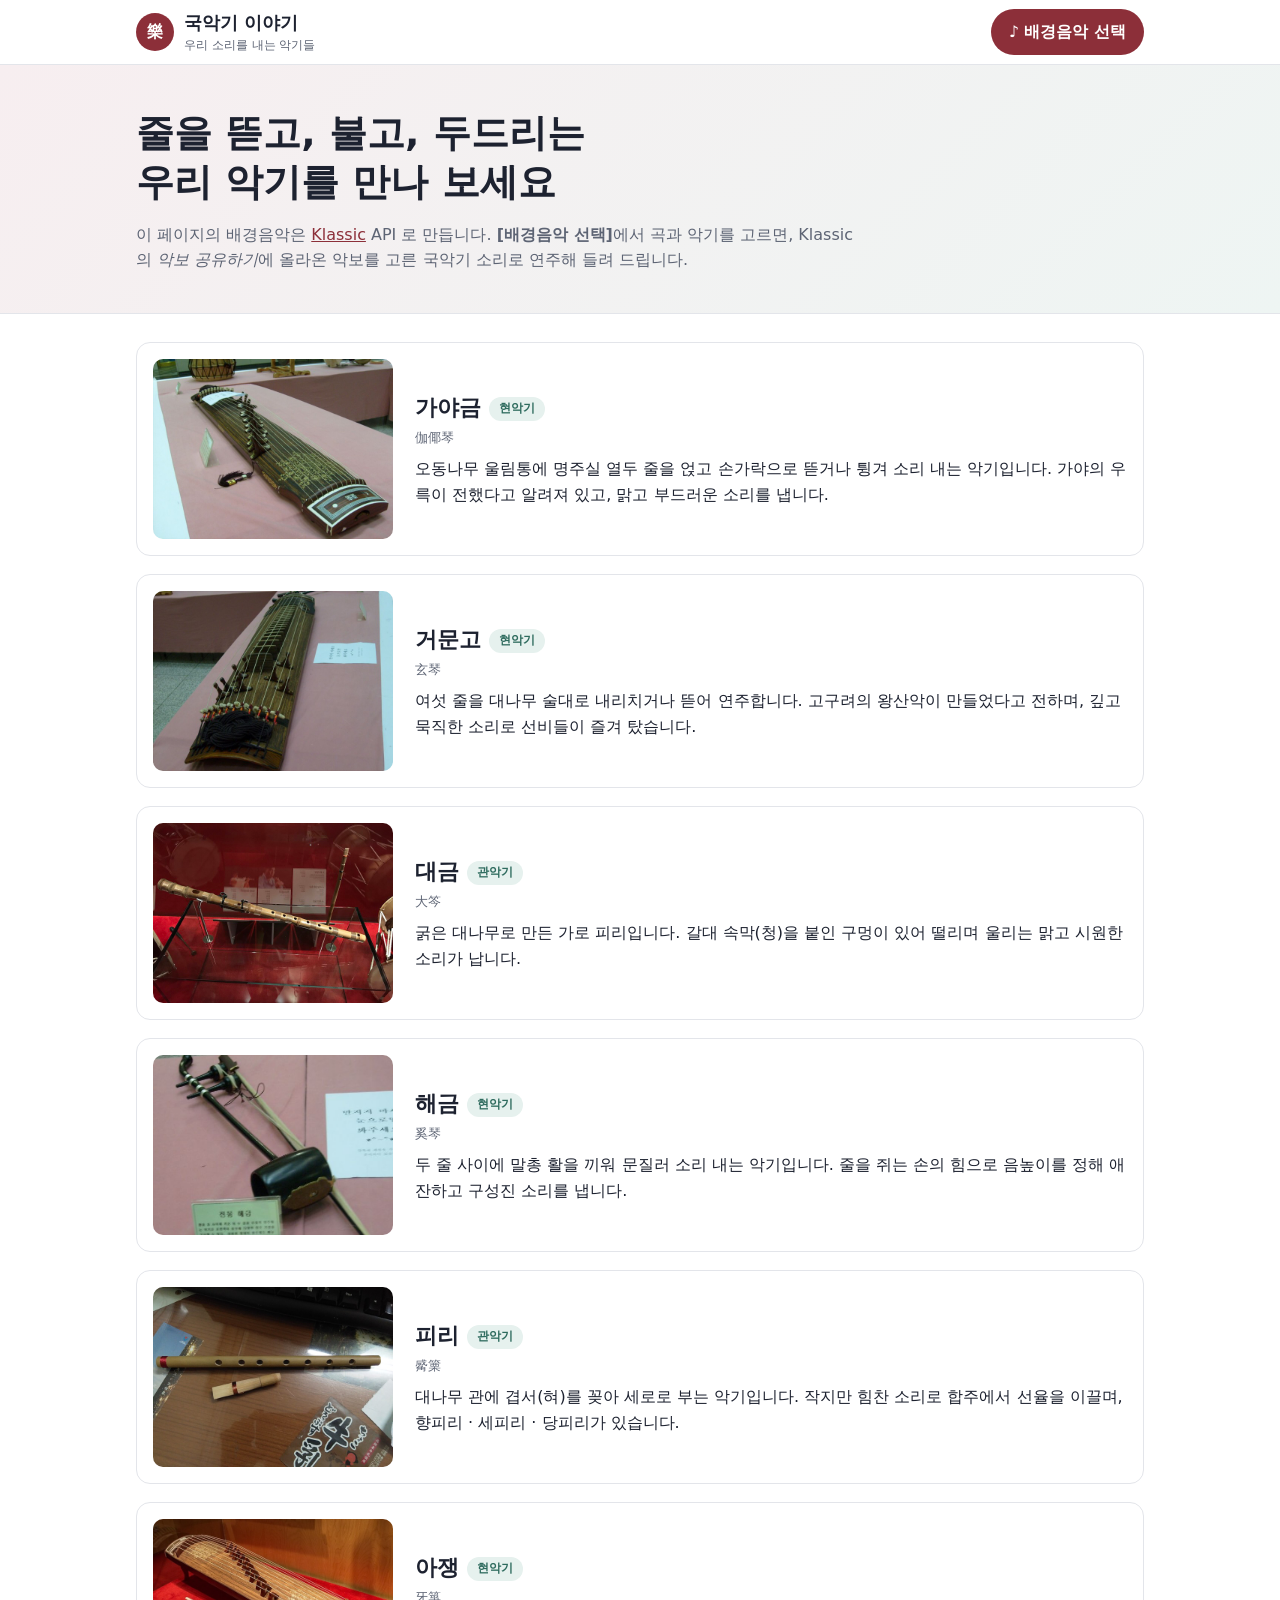
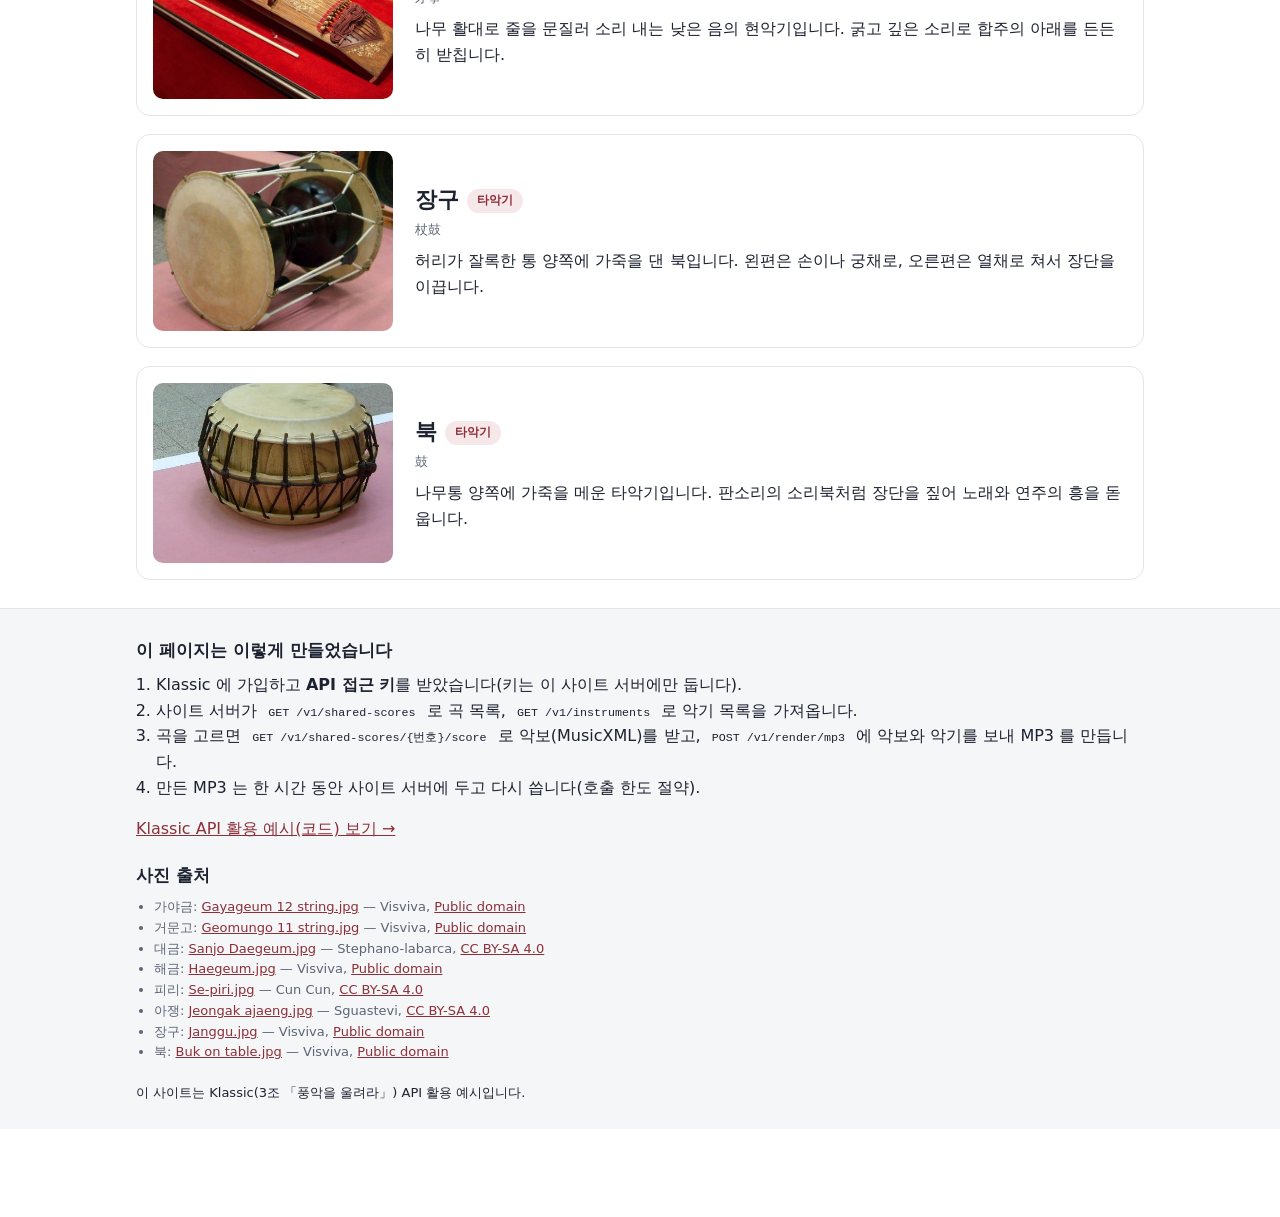
<file: app/demo/public/index.html>
<!doctype html>
<html lang="ko">
<head>
  <meta charset="utf-8">
  <meta name="viewport" content="width=device-width, initial-scale=1">
  <title>국악기 이야기</title>
  <meta name="description" content="국악기를 소개하는 예시 홈페이지 — 배경음악은 Klassic API 로 만듭니다.">
  <link rel="stylesheet" href="style.css">
</head>
<body>
  <!-- API 예시 홈페이지 (2026-09-30 조성기 — design/SD_02 §7-2). "다른 회사 홈페이지"가 Klassic API 를 쓰는 모습을 보여 준다. -->
  <header class="top">
    <div class="wrap top-in">
      <a class="brand" href="./">
        <span class="mark" aria-hidden="true">樂</span>
        <span><b>국악기 이야기</b><small>우리 소리를 내는 악기들</small></span>
      </a>
      <button type="button" class="btn-bgm" id="open-bgm" aria-haspopup="dialog">♪ 배경음악 선택</button>
    </div>
  </header>

  <section class="hero">
    <div class="wrap">
      <h1>줄을 뜯고, 불고, 두드리는<br>우리 악기를 만나 보세요</h1>
      <p>이 페이지의 배경음악은 <a href="/" target="_blank" rel="noopener">Klassic</a> API 로 만듭니다.
        <b>[배경음악 선택]</b>에서 곡과 악기를 고르면, Klassic 의 <em>악보 공유하기</em>에 올라온 악보를 고른 국악기 소리로 연주해 들려 드립니다.</p>
    </div>
  </section>

  <main class="wrap">
    <ul class="instruments" id="instruments" aria-label="국악기 목록"></ul>
  </main>

  <footer class="foot">
    <div class="wrap">
      <section aria-labelledby="how-h" class="how">
        <h2 id="how-h">이 페이지는 이렇게 만들었습니다</h2>
        <ol>
          <li>Klassic 에 가입하고 <b>API 접근 키</b>를 받았습니다(키는 이 사이트 서버에만 둡니다).</li>
          <li>사이트 서버가 <code>GET /v1/shared-scores</code> 로 곡 목록, <code>GET /v1/instruments</code> 로 악기 목록을 가져옵니다.</li>
          <li>곡을 고르면 <code>GET /v1/shared-scores/{번호}/score</code> 로 악보(MusicXML)를 받고, <code>POST /v1/render/mp3</code> 에 악보와 악기를 보내 MP3 를 만듭니다.</li>
          <li>만든 MP3 는 한 시간 동안 사이트 서버에 두고 다시 씁니다(호출 한도 절약).</li>
        </ol>
        <p><a href="/api-guide/examples" target="_blank" rel="noopener">Klassic API 활용 예시(코드) 보기 →</a></p>
      </section>
      <section aria-labelledby="credit-h" class="credits">
        <h2 id="credit-h">사진 출처</h2>
        <ul id="credits"></ul>
      </section>
      <p class="small">이 사이트는 Klassic(3조 「풍악을 울려라」) API 활용 예시입니다.</p>
    </div>
  </footer>

  <div class="player" id="player" hidden>
    <div class="wrap player-in">
      <span class="eq" aria-hidden="true"><i></i><i></i><i></i></span>
      <div class="now"><b id="now-title">—</b><small id="now-inst"></small></div>
      <span class="status" id="player-status" role="status" aria-live="polite"></span>
      <button type="button" class="btn-sm" id="toggle">일시정지</button>
      <button type="button" class="btn-sm ghost" id="stop">멈추기</button>
    </div>
  </div>
  <audio id="audio" loop preload="none"></audio>

  <dialog id="bgm" aria-labelledby="bgm-h">
    <form method="dialog" class="dlg">
      <div class="dlg-head">
        <h2 id="bgm-h">배경음악 선택</h2>
        <button value="cancel" class="x" aria-label="닫기">×</button>
      </div>
      <p class="small muted">곡은 Klassic <b>악보 공유하기</b>에 올라온 악보입니다.</p>
      <fieldset>
        <legend>곡</legend>
        <div id="scores" class="scores"><p class="muted">불러오는 중…</p></div>
      </fieldset>
      <fieldset>
        <legend>악기</legend>
        <div id="insts" class="chips"></div>
      </fieldset>
      <p id="dlg-msg" class="msg" role="status" aria-live="polite"></p>
      <div class="dlg-foot">
        <button value="cancel" class="btn-sm ghost">닫기</button>
        <button type="button" id="play" class="btn-bgm">▶ 연주하기</button>
      </div>
    </form>
  </dialog>

  <script src="app.js"></script>
</body>
</html>
</file>
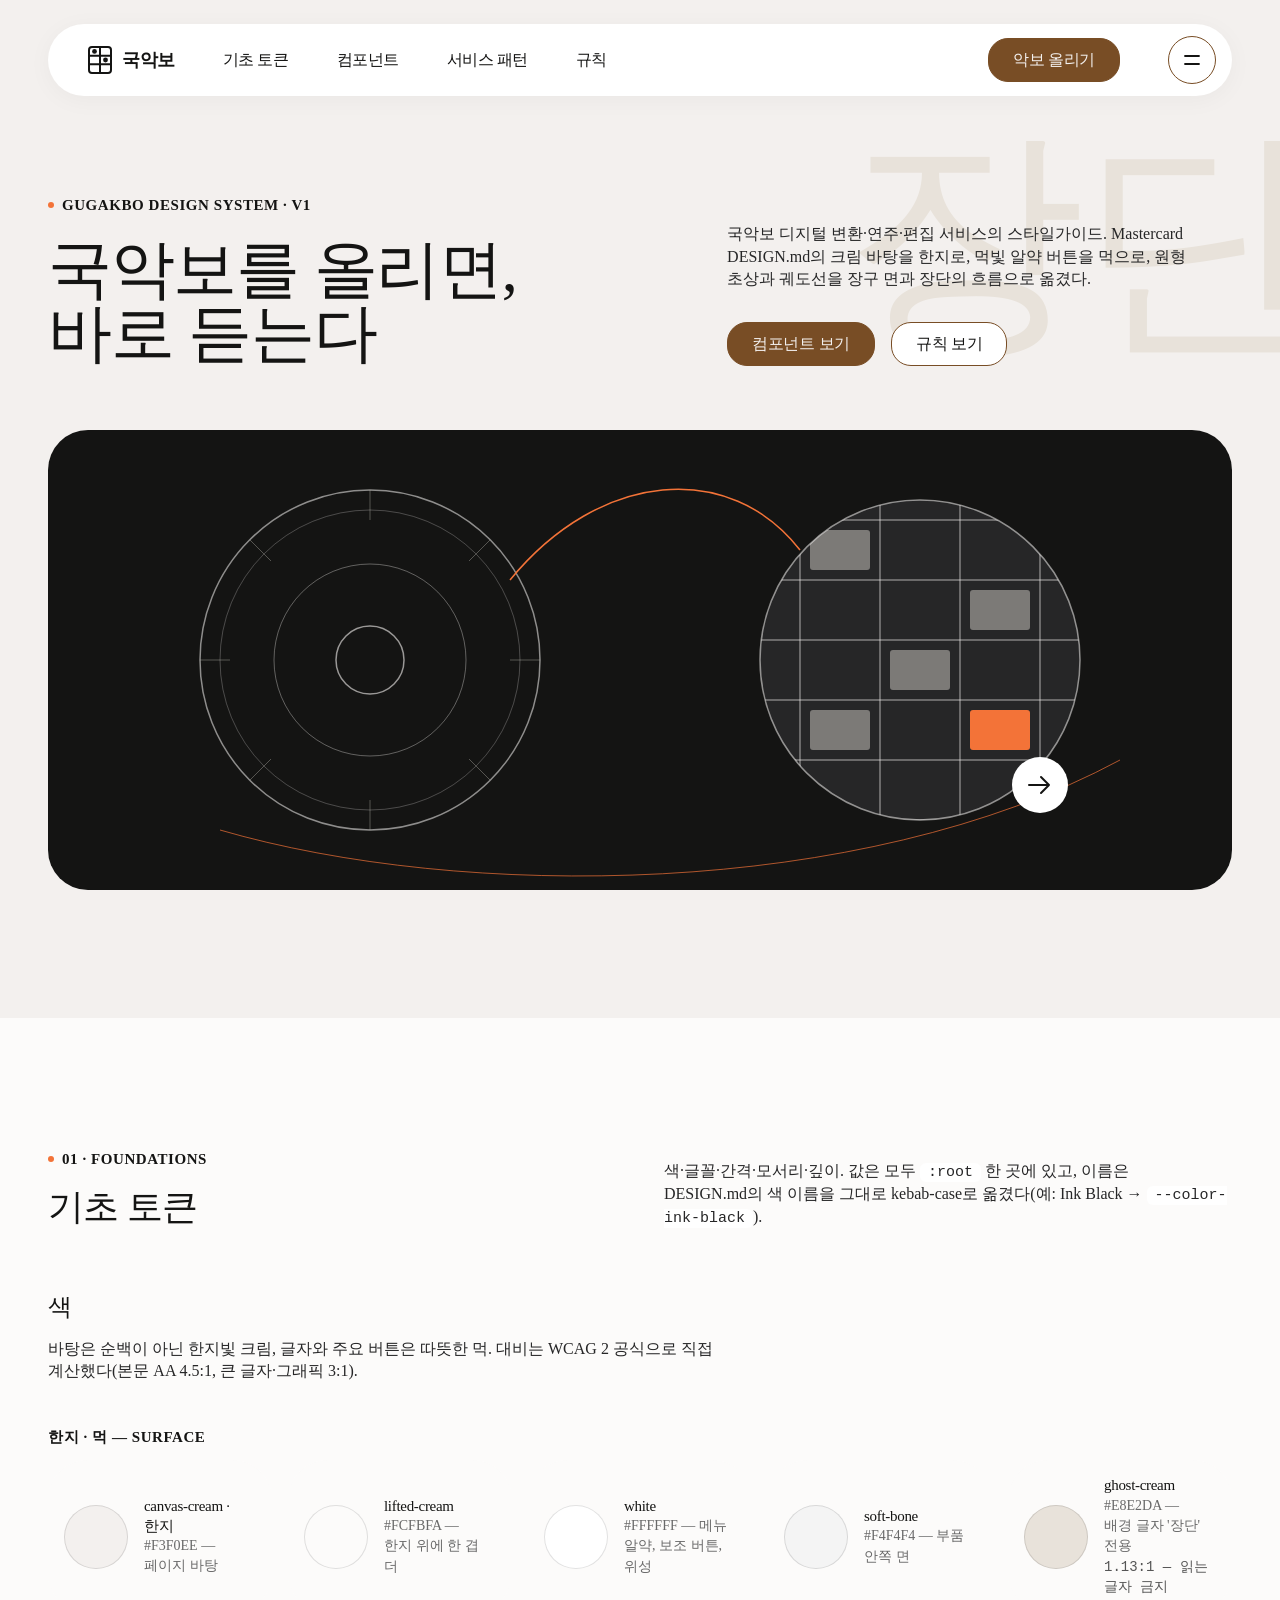
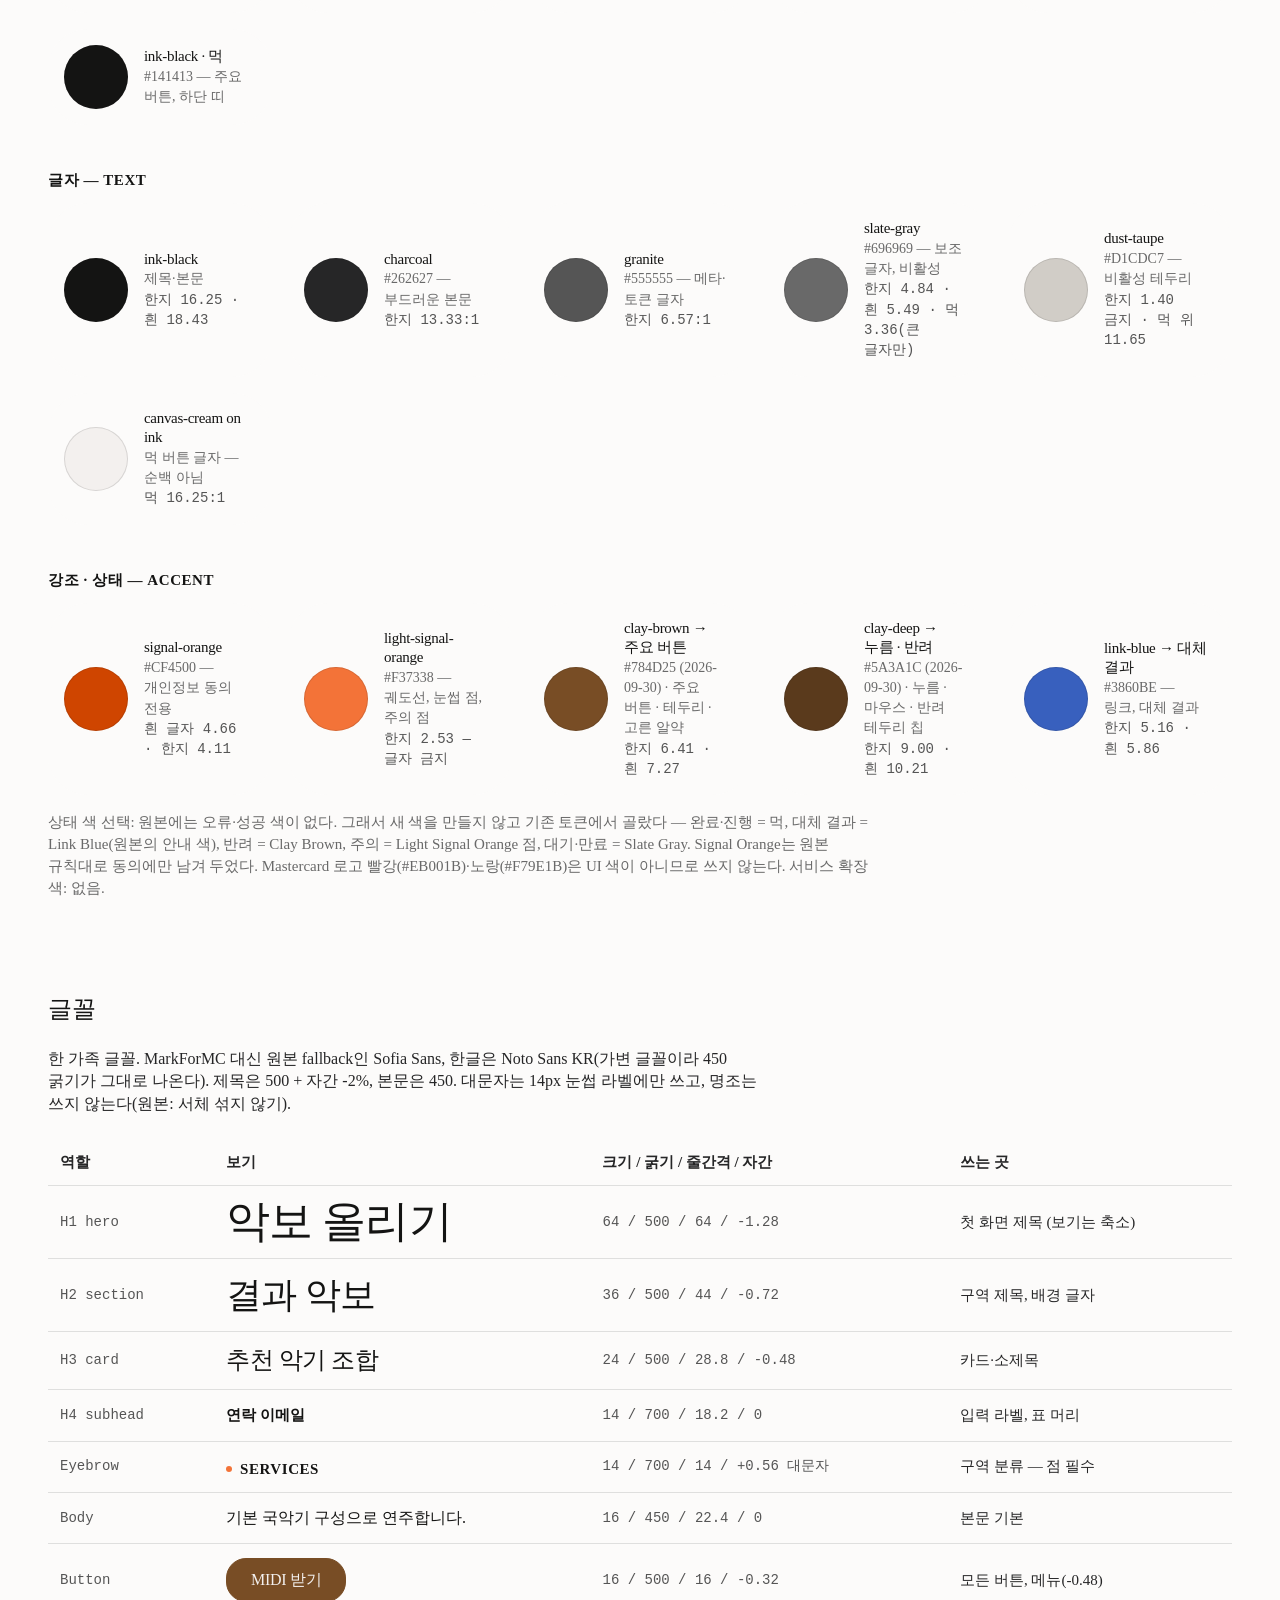
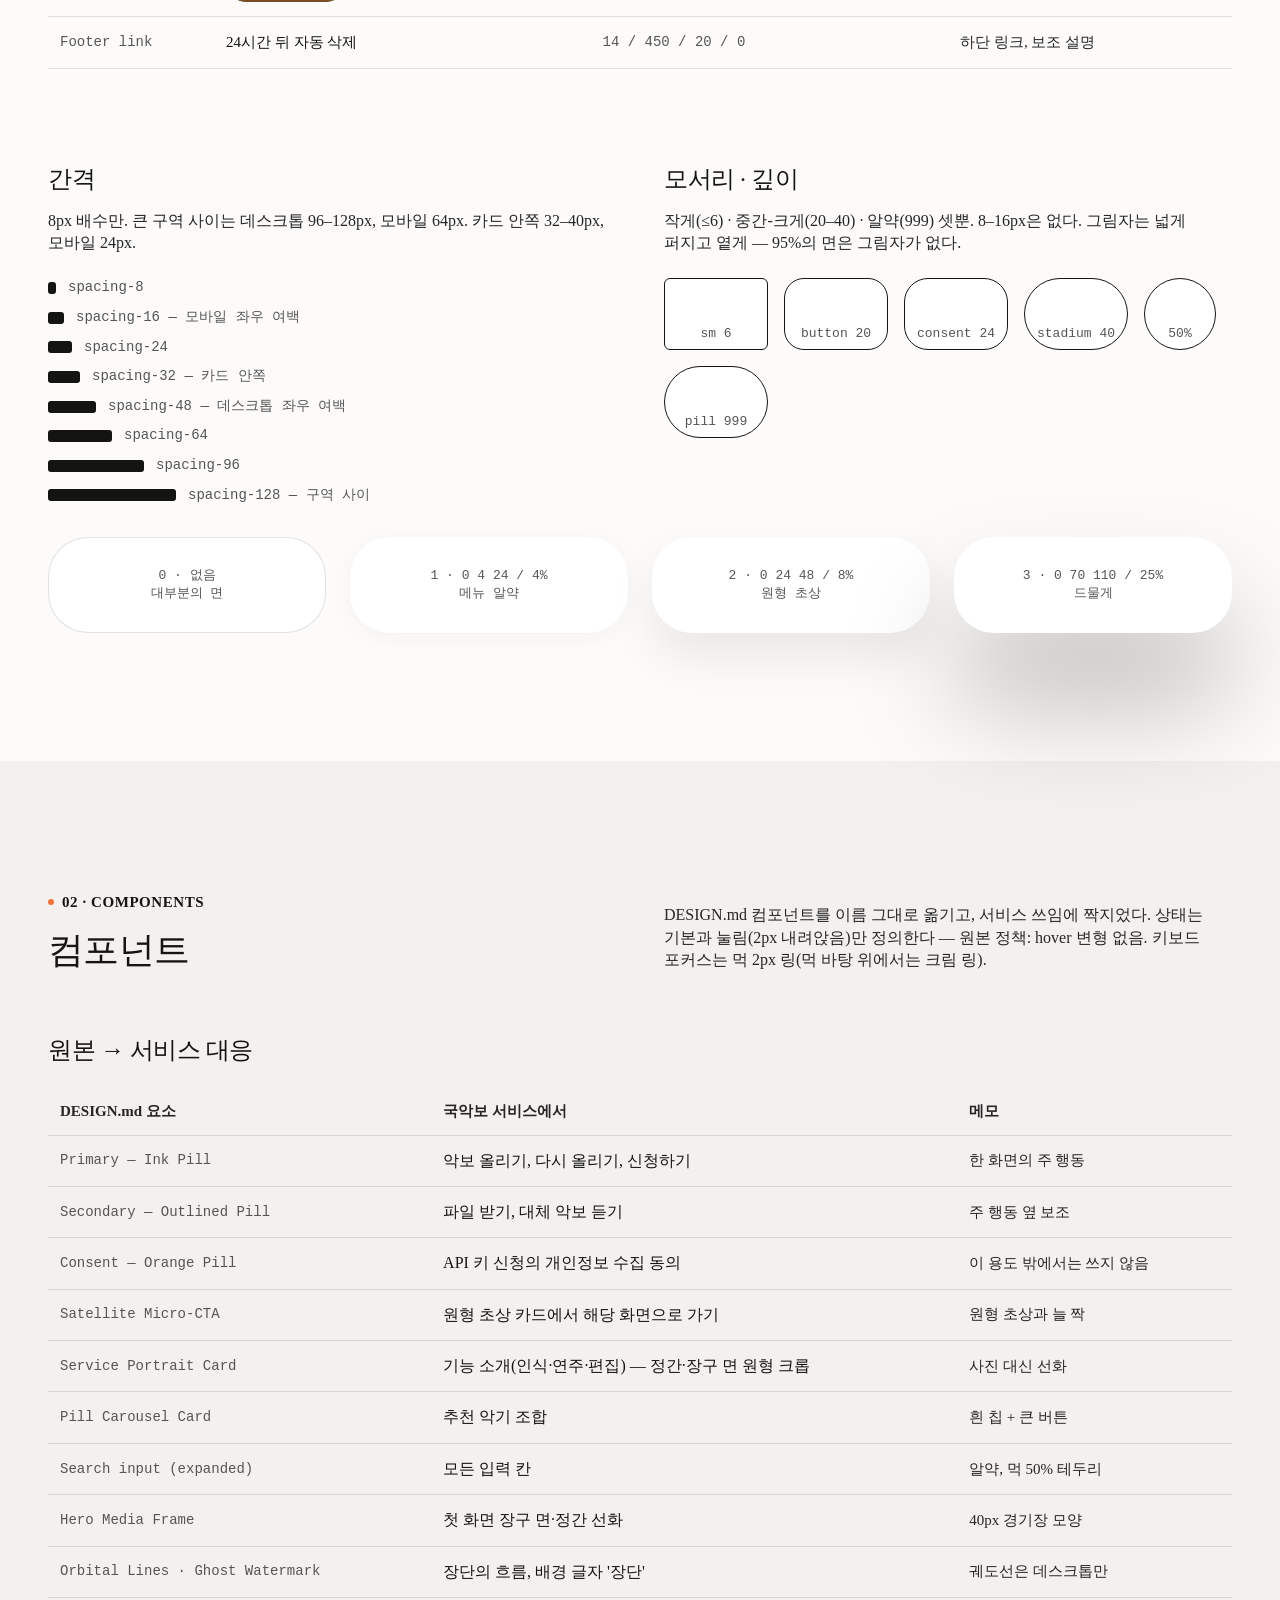
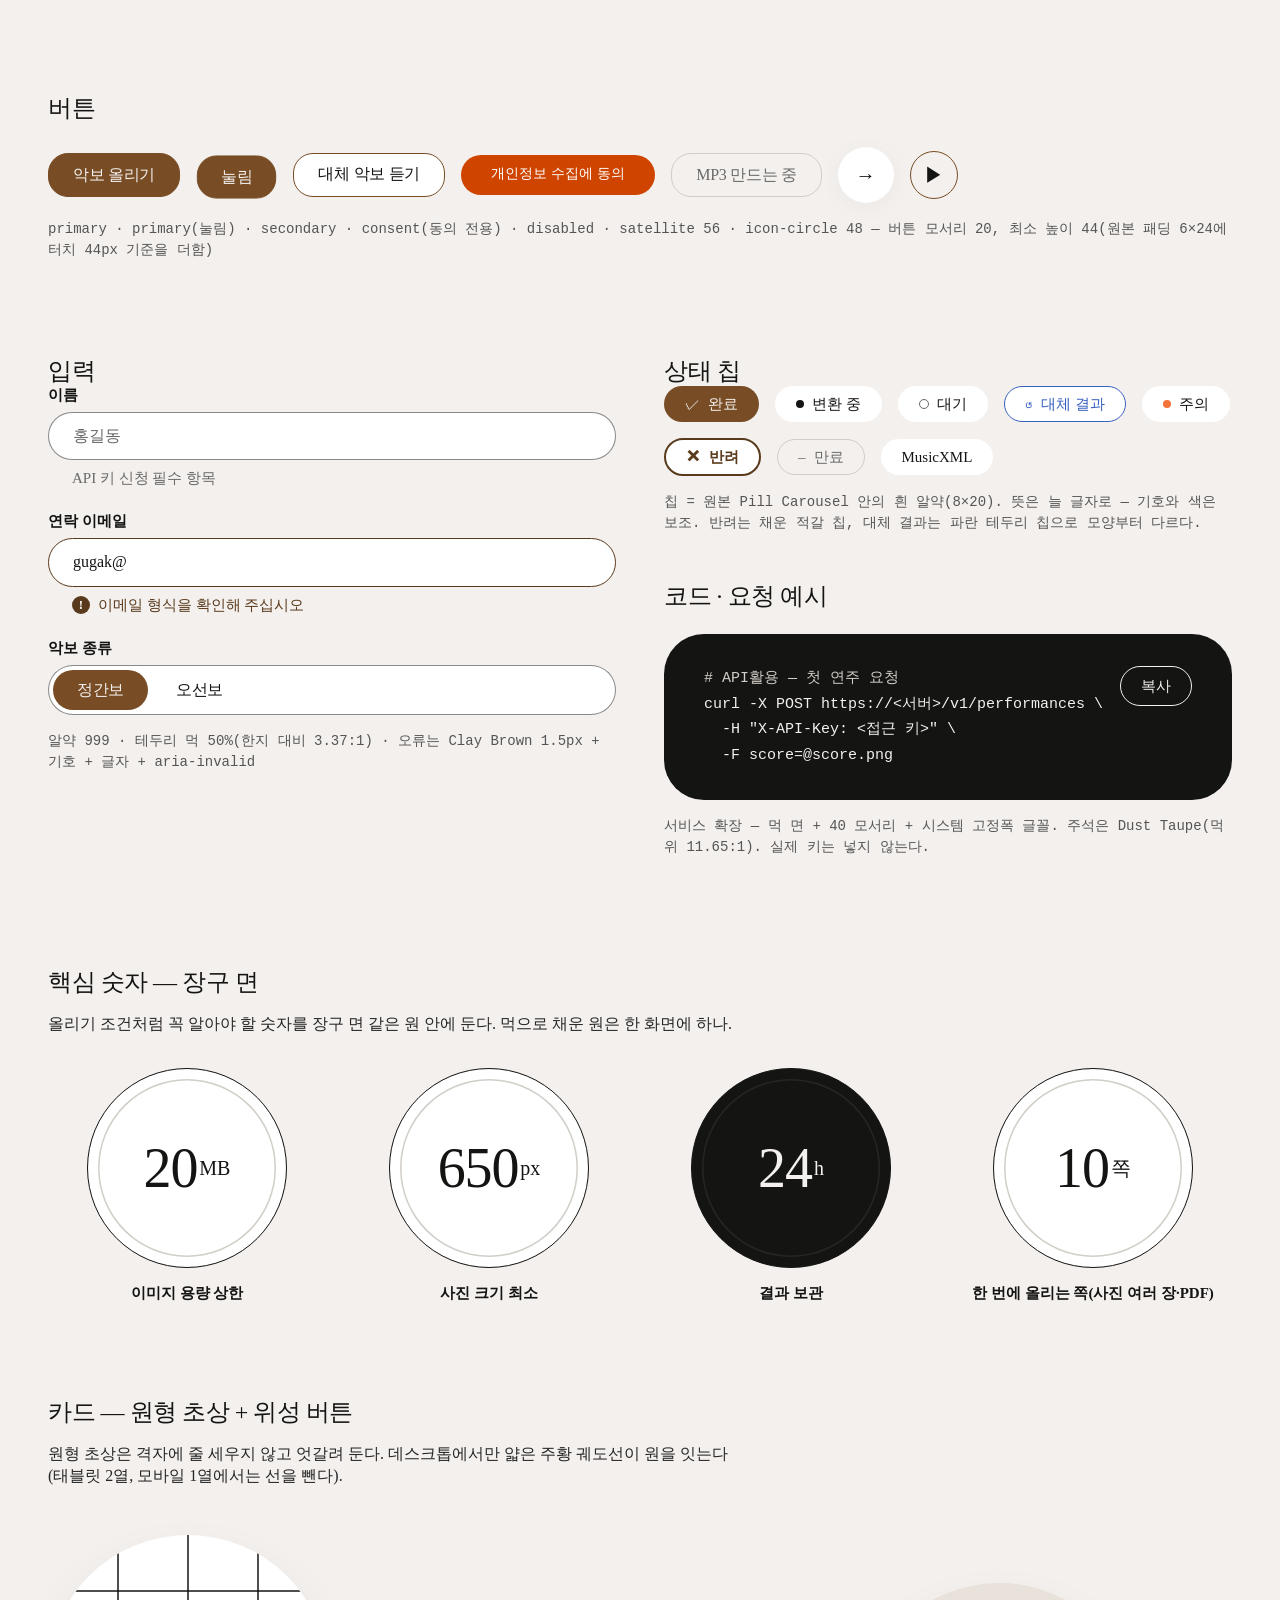
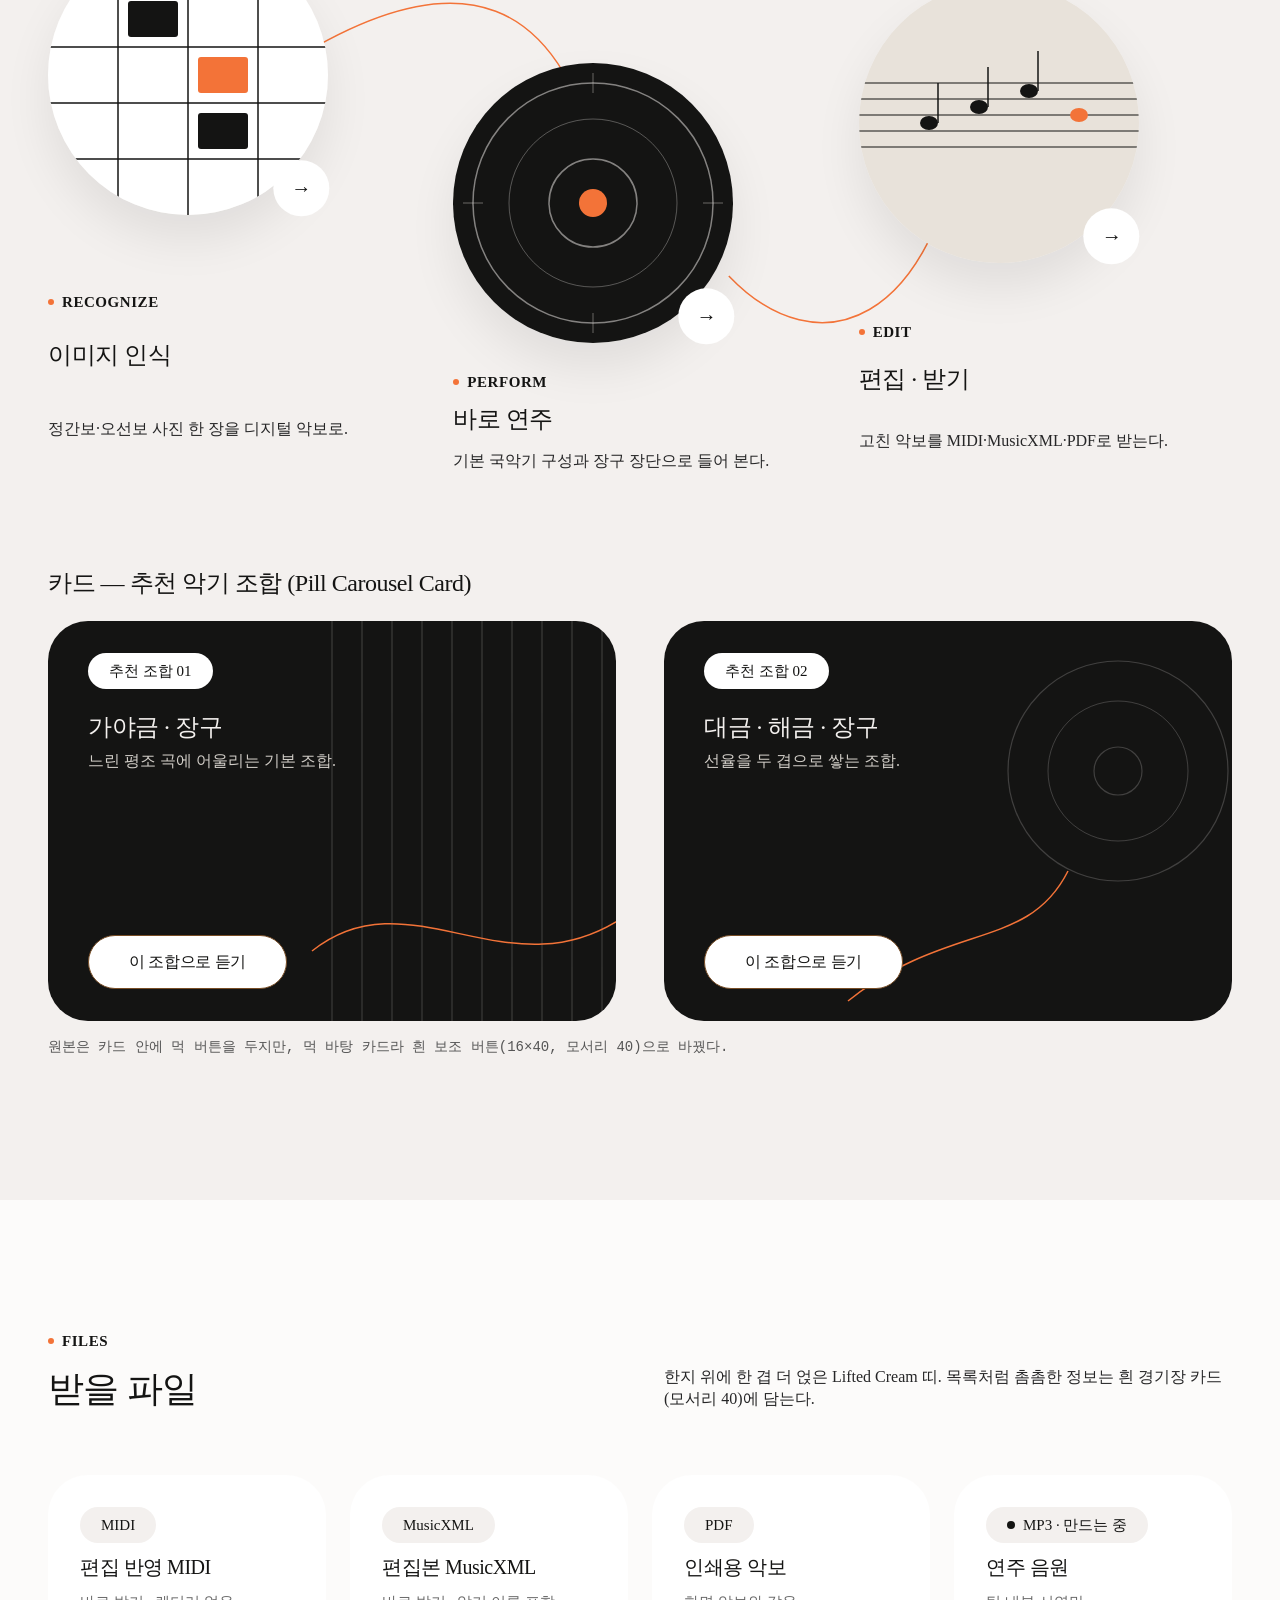
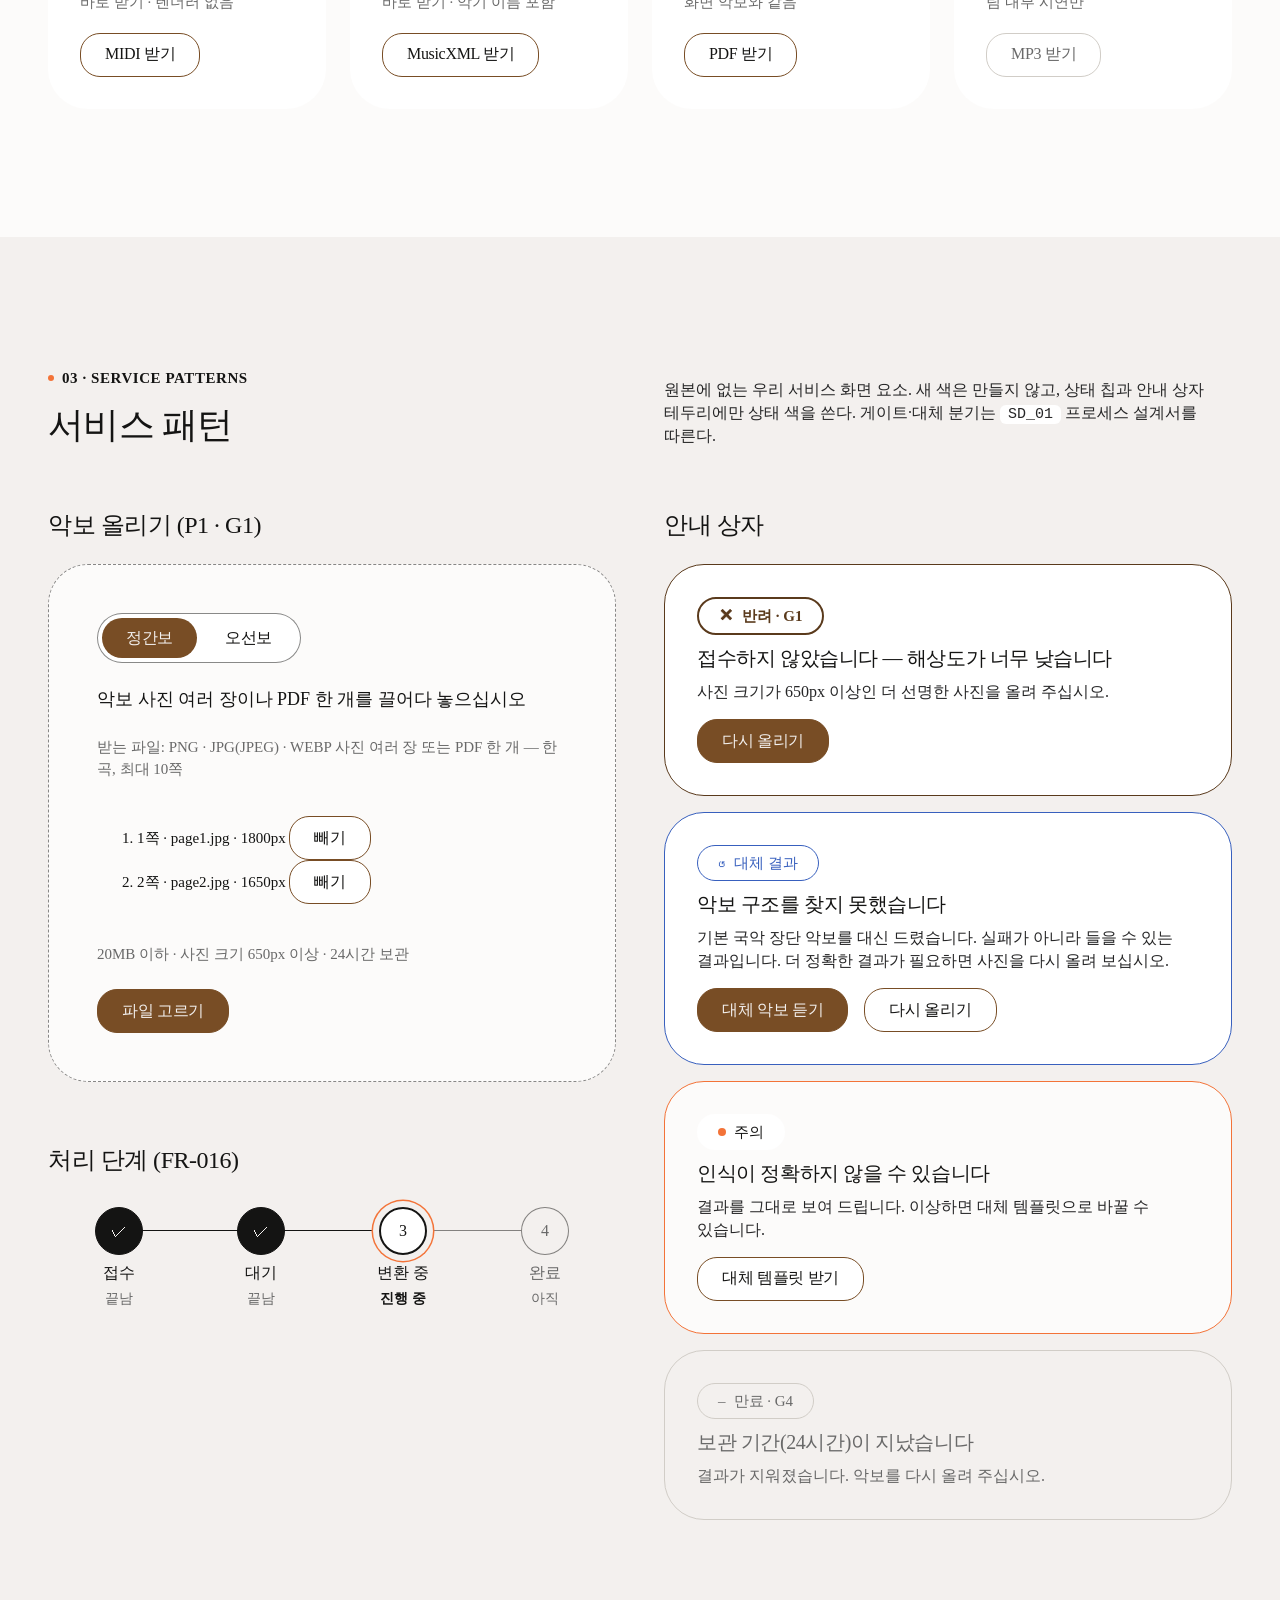
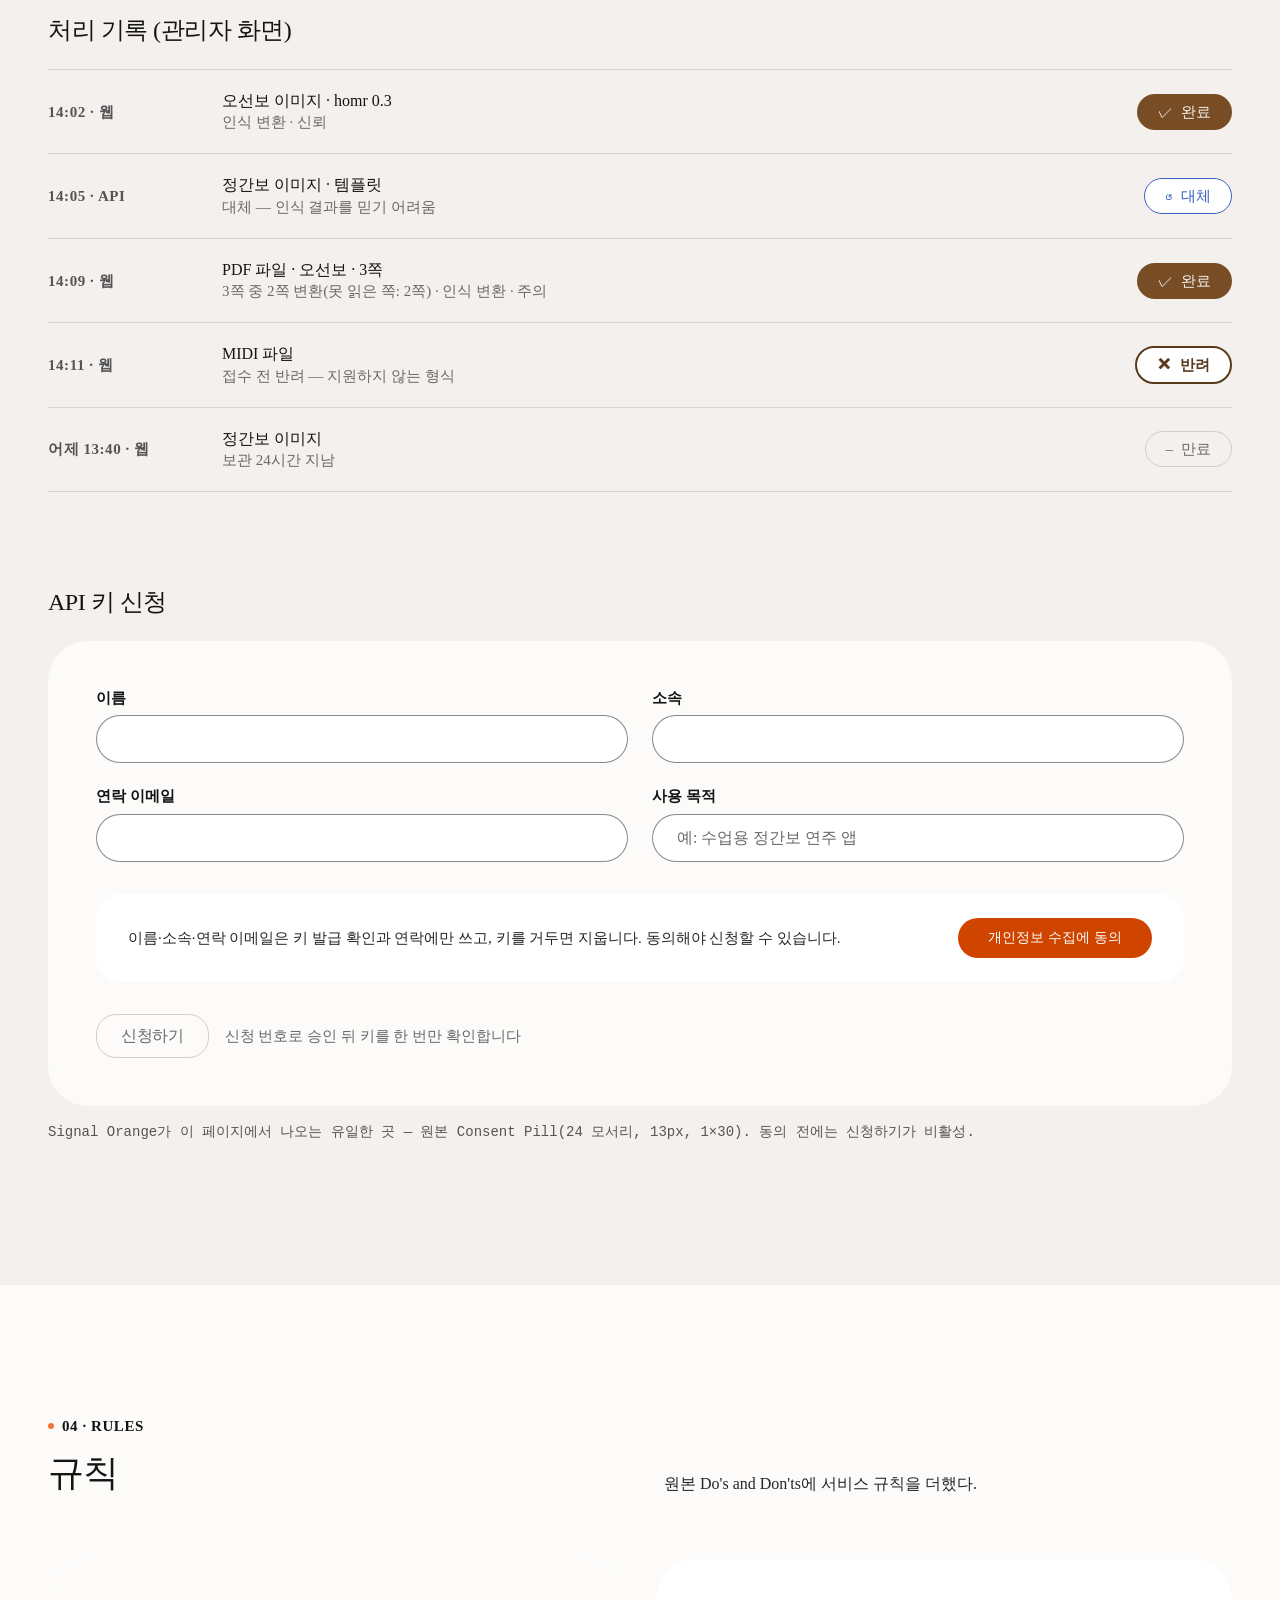
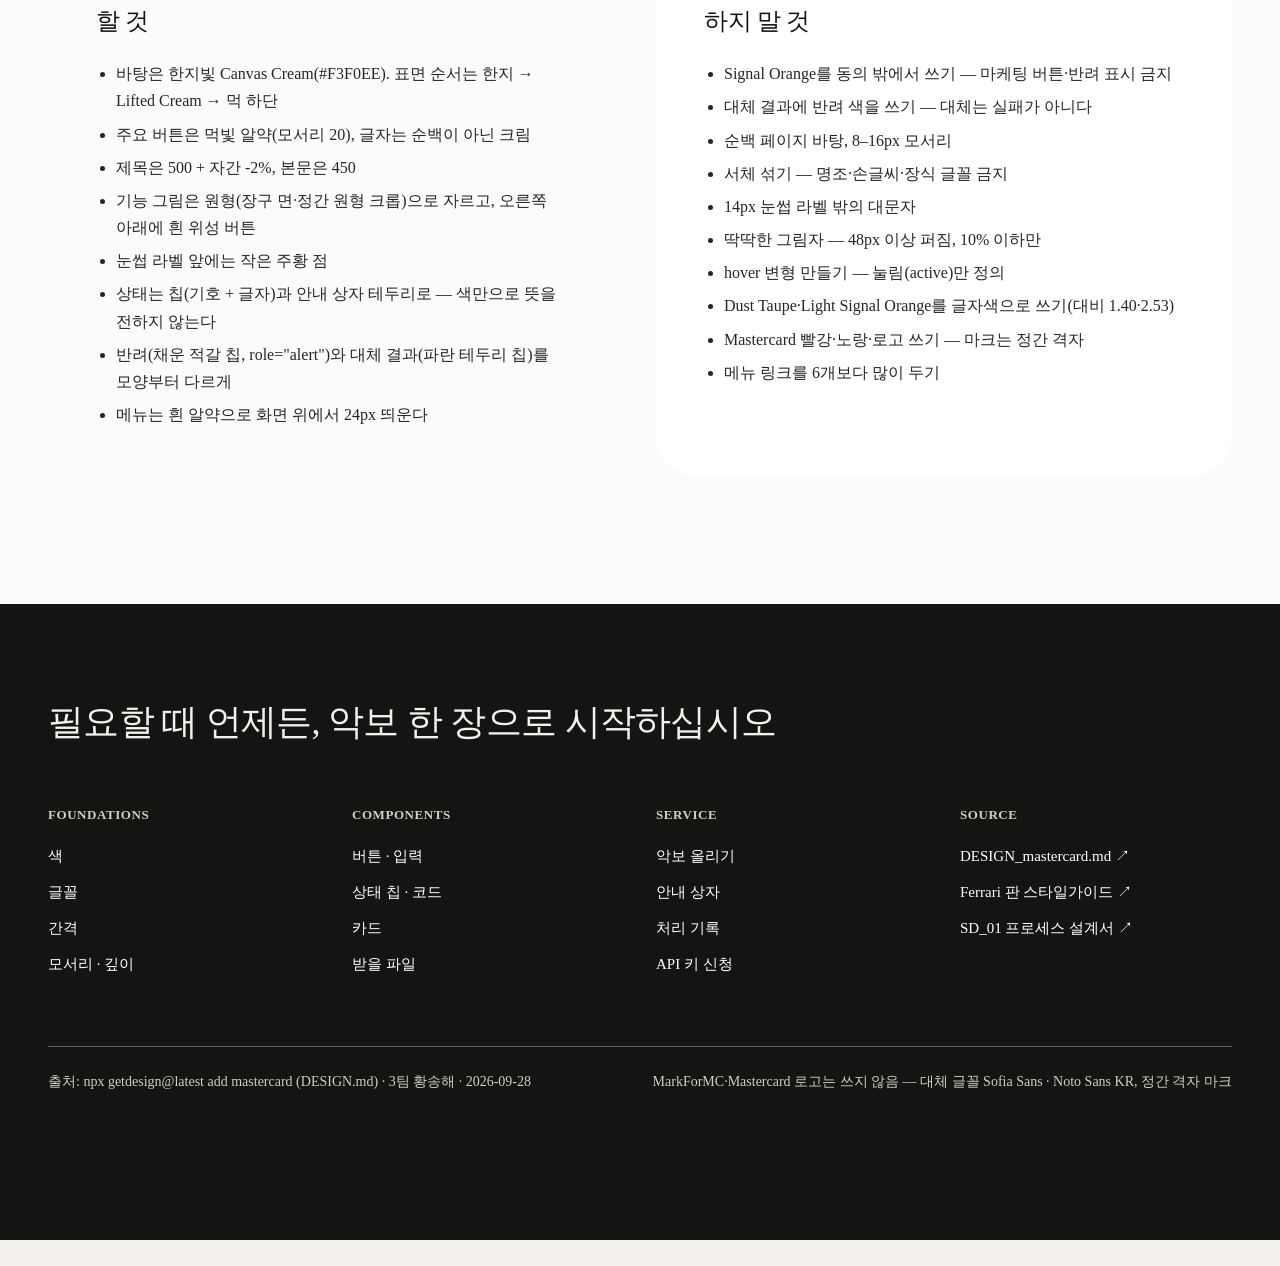
<file: app/docs/reference/style-guide/스타일가이드_mastercard.html>
<!doctype html>
<html lang="ko">
<head>
<meta charset="utf-8">
<meta name="viewport" content="width=device-width, initial-scale=1">
<title>국악보 스타일가이드</title>
<meta name="description" content="국악보 디지털 변환·연주·편집 서비스 스타일가이드 — Mastercard DESIGN.md(npx getdesign add mastercard) 기반, 한지·먹·장구 면 테마">
<link rel="preconnect" href="https://fonts.googleapis.com">
<link rel="preconnect" href="https://fonts.gstatic.com" crossorigin>
<link href="https://fonts.googleapis.com/css2?family=Sofia+Sans:wght@400..700&family=Noto+Sans+KR:wght@400..700&display=swap" rel="stylesheet">
<style>
/* =========================================================
   디자인 토큰 — 출처: DESIGN_mastercard.md (npx getdesign@latest add mastercard)
   원본에는 YAML 토큰 키가 없으므로 §2 색 이름을 그대로 kebab-case 로 옮겼다.
   예) Ink Black → --color-ink-black,  Canvas Cream → --color-canvas-cream
   역할 이름(--color-primary 등)은 위 토큰을 가리키는 별칭일 뿐, 새 색이 아니다.
   ========================================================= */
/* 사이트 글꼴 — 마루 부리(네이버 MaruBuri, SIL OFL 1.1, 2026-09-30 황송해). 서비스는 부분집합 'GugakBuri' 를 싣고(frontend/public/fonts),
   이 견본 페이지는 네이버 공식 웹폰트 파일을 부른다 */
@font-face { font-family: 'GugakBuri'; font-weight: 100 600; font-display: swap; src: url('https://hangeul.pstatic.net/hangeul_static/webfont/MaruBuri/MaruBuri-Regular.woff2') format('woff2'); }
@font-face { font-family: 'GugakBuri'; font-weight: 700 900; font-display: swap; src: url('https://hangeul.pstatic.net/hangeul_static/webfont/MaruBuri/MaruBuri-Bold.woff2') format('woff2'); }

:root {
  /* colors — neutrals & text (§2) */
  --color-ink-black: #141413;          /* 먹 — 주요 버튼, 제목·본문, 하단 */
  --color-charcoal: #262627;
  --color-slate-gray: #696969;         /* 보조 글자, 비활성 */
  --color-granite: #555555;
  --color-graphite: #565656;
  --color-dust-taupe: #D1CDC7;         /* 속삭임 — 글자 금지(1.40:1), 선·비활성 테두리만 */
  /* colors — surface (§2) */
  --color-canvas-cream: #F3F0EE;       /* 한지 — 페이지 바탕 */
  --color-lifted-cream: #FCFBFA;       /* 한 겹 더 얹은 한지 */
  --color-white: #FFFFFF;              /* 떠 있는 메뉴, 보조 버튼, 위성 버튼 */
  --color-soft-bone: #F4F4F4;
  --color-ghost-cream: #E8E2DA;        /* §4 Ghost Watermark 값 — 배경 글자 전용 */
  /* colors — secondary & accent (§2) */
  --color-signal-orange: #CF4500;      /* 동의(개인정보) 전용 */
  --color-light-signal-orange: #F37338;/* 궤도선, 눈썹 점, 주의 점 — 글자 금지 */
  --color-clay-brown: #784D25;         /* (2026-09-30) 서비스: 주요 버튼 · 버튼 테두리 · 고른 알약 · 초점 (전: 반려) */
  --color-clay-deep: #5A3A1C;          /* (2026-09-30 새로) 주요 버튼 누름 · 마우스, 반려(테두리 칩) — 흰 10.79 · 한지 9.51 */
  --color-gold: #9C7A1F;              /* (2026-09-30 황송해 85·86번) 로고 K · 지금 단계 테 — 흰 4.03 · 한지 3.55 (큰 굵은 글자 · 테 3:1 기준, 작은 본문 글자 금지) */
  --color-link-blue: #3860BE;          /* 원본: 링크·안내 → 서비스: 링크, 대체 결과 */
  /* 로고 전용 빨강(#EB001B)·노랑(#F79E1B)은 UI 색이 아니므로 변수로 두지 않는다 */

  /* 역할 별칭 — 새 색 아님 */
  --color-primary: var(--color-clay-brown);      /* 2026-09-30 황송해: 먹 → 갈색(국악 분위기) */
  --color-primary-strong: var(--color-clay-deep);
  --color-on-primary: var(--color-canvas-cream);
  --color-canvas: var(--color-canvas-cream);
  --color-text: var(--color-ink-black);
  --color-text-muted: var(--color-slate-gray);
  --color-consent: var(--color-signal-orange);
  --color-orbit: var(--color-light-signal-orange);
  --color-hairline: rgba(20, 20, 19, .12);     /* 먹 12% — "1px at low opacity" */
  --color-input-border: rgba(20, 20, 19, .5);  /* 먹 50% — §4 검색 입력 테두리 */
  --color-footer-divider: rgba(255, 255, 255, .3);

  /* 상태 별칭 — 원본에 오류·성공 색이 없어 기존 토큰에서 골랐다 */
  --status-done: var(--color-clay-brown);   /* 2026-09-30 황송해: 먹 → 갈색 */
  --status-progress: var(--color-ink-black);
  --status-waiting: var(--color-slate-gray);
  --status-fallback: var(--color-link-blue);
  --status-caution: var(--color-light-signal-orange);
  --status-rejected: var(--color-clay-deep);     /* 2026-09-30: 갈색 채움은 버튼이 되어 반려는 짙은 갈색 테두리 칩 */
  --status-expired: var(--color-slate-gray);

  /* typography — MarkForMC 대체: Sofia Sans(원본 fallback) + Noto Sans KR(한글) */
  --font-sans: "GugakBuri", "Noto Serif KR", "Nanum Myeongjo", "AppleMyungjo", "Batang", serif;   /* 2026-09-30: 마루 부리(전: 예스 명조 · "Sofia Sans", "Noto Sans KR", …) */
  /* 서비스 확장: 코드 예시용 고정폭 글꼴(원본에 없음). 시스템 글꼴만 쓰고 새로 불러오지 않는다 */
  --font-mono: ui-monospace, SFMono-Regular, Menlo, Consolas, "D2Coding", monospace;
  /* (2026-09-30 황송해 83번) 작은 글자 크기 — 마루 부리가 작은 크기에서 깨져 보여 한 단계 키움(전 14 · 13 · 12px) */
  --text-small: 15px;
  --text-caption: 14px;
  --text-micro: 13px;

  /* rounded — §5 Border Radius Scale. 8–16px 중간값은 없다 */
  --rounded-xs: 3px;
  --rounded-sm: 6px;
  --rounded-button: 20px;
  --rounded-consent: 24px;
  --rounded-stadium: 40px;
  --rounded-circle: 50%;
  --rounded-pill: 999px;

  /* spacing — §5 8px 배수 */
  --spacing-8: 8px;
  --spacing-16: 16px;
  --spacing-24: 24px;
  --spacing-32: 32px;
  --spacing-48: 48px;
  --spacing-64: 64px;
  --spacing-96: 96px;
  --spacing-128: 128px;

  /* elevation — §6 */
  --elevation-0: none;
  --elevation-1: rgba(0, 0, 0, .04) 0px 4px 24px 0px;
  --elevation-2: rgba(0, 0, 0, .08) 0px 24px 48px 0px;
  --elevation-3: rgba(0, 0, 0, .25) 0px 70px 110px 0px;
  /* (2026-09-30 황송해 124번) 흰 막대끼리 구분 — 머리 막대는 아래쪽, 아래 고정 연주 막대는 위쪽 그림자 */
  --shadow-bar-down: rgba(20, 20, 19, .14) 0px 8px 18px -6px;
  --shadow-bar-up: rgba(20, 20, 19, .14) 0px -8px 18px -6px;

  --content-width: 1280px;
  --gutter: 48px;
}

* { box-sizing: border-box; }
html { -webkit-text-size-adjust: 100%; scroll-behavior: smooth; overflow-x: clip; }
body {
  margin: 0; overflow-x: clip;
  background: var(--color-canvas);
  color: var(--color-text);
  font: 450 16px/1.4 var(--font-sans);
  word-break: keep-all; overflow-wrap: anywhere;
}
a { color: var(--color-link-blue); }
:focus-visible { outline: 2px solid var(--color-primary-strong); outline-offset: 3px; }
.on-ink :focus-visible { outline-color: var(--color-canvas-cream); }
code, pre { font-family: var(--font-mono); }
section[id], h3[id] { scroll-margin-top: 112px; }
.sr-only { position: absolute; width: 1px; height: 1px; padding: 0; margin: -1px; overflow: hidden; clip: rect(0 0 0 0); white-space: nowrap; border: 0; }

/* ---------- typography roles (§3) ---------- */
.h1 { font: 500 64px/64px var(--font-sans); letter-spacing: -1.28px; margin: 0; }
.h2 { font: 500 36px/44px var(--font-sans); letter-spacing: -0.72px; margin: 0; }
.h3 { font: 500 24px/28.8px var(--font-sans); letter-spacing: -0.48px; margin: 0; }
.h4 { font: 700 var(--text-small)/18.2px var(--font-sans); margin: 0; }
.eyebrow { display: inline-flex; align-items: center; gap: 8px; font: 700 var(--text-small)/14px var(--font-sans); letter-spacing: 0.56px; text-transform: uppercase; color: var(--color-ink-black); }
.eyebrow::before { content: ""; width: 6px; height: 6px; border-radius: var(--rounded-circle); background: var(--color-orbit); flex: none; }
/* (2026-09-30 황송해 173 · 174번) 큰 눈썹 제목 — 제목 문장 없이 눈썹이 화면 제목(h1)일 때 */
.eyebrow.eyebrow-title { font: 700 28px/1.2 var(--font-sans); letter-spacing: 0.2px; gap: 12px; margin: 0; }
.eyebrow.eyebrow-title::before { width: 10px; height: 10px; }
.body { font: 450 16px/22.4px var(--font-sans); }
.small { font: 450 var(--text-small)/22px var(--font-sans); }
.muted { color: var(--color-text-muted); }
.token { font: 400 var(--text-caption)/1.5 var(--font-mono); color: var(--color-granite); }

/* ---------- layout (§5) ---------- */
.wrap { max-width: calc(var(--content-width) + 2 * var(--gutter)); margin: 0 auto; padding: 0 var(--gutter); }
.band { padding: var(--spacing-128) 0; }
.band-lifted { background: var(--color-lifted-cream); }
.lede { max-width: 720px; margin: var(--spacing-16) 0 var(--spacing-48); color: var(--color-charcoal); }
.head-2up { display: grid; grid-template-columns: minmax(0, 1fr) minmax(0, 1fr); gap: var(--spacing-48); align-items: end; margin-bottom: var(--spacing-64); }
.head-2up .lede { margin: 0; }
.row { display: flex; flex-wrap: wrap; gap: var(--spacing-16); align-items: center; }
.grid-2 { display: grid; grid-template-columns: repeat(2, minmax(0, 1fr)); gap: var(--spacing-48); align-items: start; }
.grid-3 { display: grid; grid-template-columns: repeat(3, minmax(0, 1fr)); gap: var(--spacing-24); }
.grid-4 { display: grid; grid-template-columns: repeat(4, minmax(0, 1fr)); gap: var(--spacing-24); }
.sub { margin-top: var(--spacing-96); }
.sub > .h3 + * { margin-top: var(--spacing-24); }
.stack { display: grid; gap: var(--spacing-24); }
code.inline { background: var(--color-white); padding: 1px 8px; border-radius: var(--rounded-sm); font-size: var(--text-small); }

/* ---------- floating nav pill (§4 Navigation) ---------- */
.site-nav { position: relative; z-index: 30; margin-top: 24px; padding: 0 var(--gutter); }   /* 2026-09-30 황송해 153번: 서비스 머리 막대는 따라 붙지 않는다(전: sticky top 24px) */
.nav-pill {
  position: relative; max-width: var(--content-width); margin: 0 auto;
  display: flex; align-items: center; gap: var(--spacing-48);
  padding: 12px 16px 12px 40px; background: var(--color-white);
  border-radius: var(--rounded-pill); box-shadow: var(--elevation-1);
}
.brand { position: relative; z-index: 2; display: inline-flex; align-items: center; gap: 10px; text-decoration: none; color: var(--color-ink-black); font: 700 18px/1 var(--font-sans); letter-spacing: -0.36px; }
.nav-links { display: flex; gap: var(--spacing-48); }
.nav-link { font: 500 16px/16px var(--font-sans); letter-spacing: -0.48px; color: var(--color-ink-black); text-decoration: none; padding: 16px 0; }
.nav-pill .spacer { flex: 1; }
.menu-toggle { display: none; position: relative; z-index: 2; }

/* ---------- buttons (§4 Buttons) — hover 변형 없음, 눌림만 ---------- */
.btn {
  display: inline-flex; align-items: center; justify-content: center; gap: 8px;
  min-height: 44px; padding: 6px 24px; border-radius: var(--rounded-button);
  border: 1.5px solid var(--color-primary);
  font: 500 16px/1 var(--font-sans); letter-spacing: -0.32px;
  text-decoration: none; cursor: pointer; white-space: nowrap;
  transition: transform .08s ease;
}
.btn-primary { background: var(--color-primary); color: var(--color-on-primary); }
.btn-primary:not([disabled]):not([aria-disabled="true"]):hover, .btn-primary:not([disabled]):not([aria-disabled="true"]):active { background: var(--color-primary-strong); border-color: var(--color-primary-strong); }
.btn-secondary:not([disabled]):not([aria-disabled="true"]):hover { border-color: var(--color-primary-strong); color: var(--color-primary-strong); }
.btn-secondary { background: var(--color-white); color: var(--color-ink-black); font-weight: 450; line-height: 20.8px; }
.btn:active, .btn.is-active { transform: translateY(2px) scale(.98); }
.btn-consent {
  background: var(--color-consent); color: var(--color-white); border: 0;
  border-radius: var(--rounded-consent); padding: 1px 30px; min-height: 40px;
  font: 400 var(--text-caption)/1.2 var(--font-sans); letter-spacing: 0.13px;
}
.btn-consent[aria-pressed="true"]::before { content: "✓"; }
.btn-large { padding: 16px 40px; border-radius: var(--rounded-stadium); }
.btn[disabled], .btn[aria-disabled="true"] { background: transparent; color: var(--color-slate-gray); border-color: var(--color-dust-taupe); cursor: not-allowed; transform: none; }
.btn-satellite, .btn-icon {
  display: inline-flex; align-items: center; justify-content: center; flex: none;
  border-radius: var(--rounded-circle); color: var(--color-ink-black); cursor: pointer; text-decoration: none;
  font: 500 20px/1 var(--font-sans); transition: transform .08s ease;
}
.btn-satellite { width: 56px; height: 56px; background: var(--color-white); border: 0; }
.btn-icon { width: 48px; height: 48px; background: transparent; border: 1px solid var(--color-primary); }
.btn-satellite:active, .btn-icon:active { transform: scale(.94); }

/* ---------- inputs (§4 Inputs & Forms) ---------- */
.field { display: grid; gap: 8px; align-content: start; }
.field label, .field .label { font: 700 var(--text-small)/18.2px var(--font-sans); color: var(--color-ink-black); }
.input {
  width: 100%; min-height: 48px; padding: 12px 24px;
  background: var(--color-white); color: var(--color-ink-black);
  border: 1px solid var(--color-input-border); border-radius: var(--rounded-pill);
  font: 450 16px/1.4 var(--font-sans);
}
.input::placeholder { color: var(--color-slate-gray); }
.input:focus-visible { border-color: var(--color-primary); }
.input[aria-invalid="true"] { border: 1.5px solid var(--status-rejected); }
.hint { font: 450 var(--text-small)/20px var(--font-sans); color: var(--color-slate-gray); padding-left: 24px; }
.field-error { display: flex; gap: 8px; align-items: center; padding-left: 24px; font: 500 var(--text-small)/20px var(--font-sans); color: var(--status-rejected); }
.field-error::before { content: "!"; flex: none; width: 18px; height: 18px; border-radius: var(--rounded-circle); background: var(--status-rejected); color: var(--color-white); font: 700 var(--text-micro)/18px var(--font-sans); text-align: center; }

/* 악보 종류 — 알약 안의 두 칸 */
.segmented { display: inline-flex; padding: 4px; gap: 4px; background: var(--color-white); border: 1px solid var(--color-input-border); border-radius: var(--rounded-pill); }
.segmented label { position: relative; display: block; }
.segmented input { position: absolute; inset: 0; width: 100%; height: 100%; margin: 0; opacity: 0; cursor: pointer; }
.segmented span { display: inline-flex; align-items: center; min-height: 40px; padding: 0 24px; border-radius: var(--rounded-pill); font: 500 16px/1 var(--font-sans); letter-spacing: -0.32px; color: var(--color-ink-black); }
.segmented input:checked + span { background: var(--color-primary); color: var(--color-canvas-cream); }
.segmented input:focus-visible + span { outline: 2px solid var(--color-ink-black); outline-offset: 2px; }

/* ---------- chips / 상태 (§4 Pill Carousel Card의 chip) ---------- */
.chip {
  display: inline-flex; align-items: center; gap: 8px; padding: 8px 20px;
  background: var(--color-white); color: var(--color-ink-black);
  border: 1.5px solid transparent; border-radius: var(--rounded-pill);
  font: 500 var(--text-small)/1.2 var(--font-sans); white-space: nowrap;
}
.chip.on-white { background: var(--color-canvas-cream); }
.chip::before { flex: none; }
.chip.s-done { background: var(--status-done); color: var(--color-canvas-cream); }
.chip.s-done::before { content: "✓"; }
.chip.s-progress::before { content: ""; width: 8px; height: 8px; border-radius: 50%; background: var(--status-progress); }
.chip.s-waiting::before { content: ""; width: 8px; height: 8px; border-radius: 50%; border: 1.5px solid var(--status-waiting); }
.chip.s-caution::before { content: ""; width: 8px; height: 8px; border-radius: 50%; background: var(--status-caution); }
.chip.s-fallback { color: var(--status-fallback); border-color: var(--status-fallback); }
.chip.s-fallback::before { content: "↺"; }
.chip.s-rejected { background: var(--color-white); color: var(--status-rejected); border: 2px solid var(--status-rejected); font-weight: 700; }
.chip.s-rejected::before { content: "✕"; }
.chip.s-expired { background: transparent; color: var(--status-expired); border-color: var(--color-dust-taupe); }
.chip.s-expired::before { content: "–"; }

/* ---------- code block (서비스 확장: 먹 면 + 모노 글꼴) ---------- */
.code {
  display: flex; gap: var(--spacing-16); align-items: flex-start;
  background: var(--color-ink-black); color: var(--color-canvas-cream);
  border-radius: var(--rounded-stadium); padding: var(--spacing-32) 40px;
}
.code pre { margin: 0; flex: 1; min-width: 0; white-space: pre-wrap; word-break: break-all; font: 400 var(--text-small)/1.7 var(--font-mono); }
.code .c { color: var(--color-dust-taupe); }
.copy-btn { flex: none; min-height: 40px; padding: 6px 20px; border-radius: var(--rounded-button); border: 1.5px solid var(--color-canvas-cream); background: transparent; color: var(--color-canvas-cream); font: 500 var(--text-small)/1 var(--font-sans); cursor: pointer; transition: transform .08s ease; }
.copy-btn:active { transform: translateY(2px) scale(.98); }

/* ---------- hero (§4 Hero Media Frame + Ghost Watermark) ---------- */
.hero { position: relative; overflow: hidden; padding: var(--spacing-96) 0 var(--spacing-128); }
.ghost { position: absolute; top: 24px; right: -3vw; z-index: 0; margin: 0; font: 500 clamp(112px, 19vw, 260px)/1 var(--font-sans); letter-spacing: -0.02em; color: var(--color-ghost-cream); white-space: nowrap; pointer-events: none; user-select: none; }
.hero .wrap { position: relative; z-index: 1; }
.hero-grid { display: grid; grid-template-columns: minmax(0, 1.25fr) minmax(0, 1fr); gap: var(--spacing-48); align-items: end; }
.hero-grid .h1 { margin-top: var(--spacing-24); }
.hero-grid p { margin: 0 0 var(--spacing-32); color: var(--color-charcoal); }
.stadium { margin-top: var(--spacing-64); height: clamp(240px, 38vw, 460px); border-radius: var(--rounded-stadium); background: var(--color-ink-black); overflow: hidden; }
.stadium svg { display: block; width: 100%; height: 100%; }

/* ---------- swatches ---------- */
.group-label { display: block; margin: var(--spacing-48) 0 var(--spacing-16); }
.swatches { display: grid; grid-template-columns: repeat(auto-fill, minmax(220px, 1fr)); gap: var(--spacing-16); }
.swatch { display: grid; grid-template-columns: 64px minmax(0, 1fr); gap: var(--spacing-16); align-items: center; padding: var(--spacing-16) var(--spacing-24) var(--spacing-16) var(--spacing-16); background: var(--color-lifted-cream); border-radius: var(--rounded-stadium); }
.swatch .dot { width: 64px; height: 64px; border-radius: var(--rounded-circle); box-shadow: inset 0 0 0 1px var(--color-hairline); }
.swatch b { display: block; font: 500 15px/1.3 var(--font-sans); letter-spacing: -0.3px; }
.swatch span { display: block; font: 450 var(--text-caption)/1.45 var(--font-sans); color: var(--color-slate-gray); }
.swatch .ratio { font-family: var(--font-mono); color: var(--color-granite); }

/* ---------- tables ---------- */
.table-scroll { overflow-x: auto; }
table.spec { width: 100%; border-collapse: collapse; min-width: 640px; }
table.spec th, table.spec td { text-align: left; padding: 14px 12px; border-bottom: 1px solid var(--color-hairline); vertical-align: middle; }
table.spec th { font: 700 var(--text-small)/18.2px var(--font-sans); color: var(--color-charcoal); }
table.spec td.desc { color: var(--color-charcoal); font-size: var(--text-small); }
table.plain { min-width: 0; }

/* spacing / radius / elevation demos */
.space-demo { display: grid; gap: 10px; }
.space-demo .bar { display: flex; align-items: center; gap: 12px; font: 400 var(--text-caption)/1.4 var(--font-mono); color: var(--color-granite); }
.space-demo .bar i { display: block; height: 12px; background: var(--color-ink-black); border-radius: var(--rounded-xs); }
.radius-demo { display: flex; flex-wrap: wrap; gap: var(--spacing-16); }
.radius-demo div { width: 104px; height: 72px; border: 1.5px solid var(--color-ink-black); background: var(--color-white); display: flex; align-items: flex-end; justify-content: center; padding: 8px; font: 400 var(--text-micro)/1.2 var(--font-mono); color: var(--color-granite); }
.elev-demo { display: grid; grid-template-columns: repeat(4, minmax(0, 1fr)); gap: var(--spacing-24); margin-top: var(--spacing-32); }
.elev-demo div { height: 96px; border-radius: var(--rounded-stadium); background: var(--color-white); display: flex; align-items: center; justify-content: center; text-align: center; font: 400 var(--text-micro)/1.4 var(--font-mono); color: var(--color-granite); padding: 8px; }

/* ---------- key numbers — 장구 면 원 ---------- */
.num-cell { display: grid; justify-items: center; gap: var(--spacing-16); text-align: center; }
.drum {
  width: 100%; max-width: 200px; aspect-ratio: 1; border-radius: var(--rounded-circle);
  background: var(--color-white); border: 1.5px solid var(--color-ink-black);
  box-shadow: inset 0 0 0 10px var(--color-white), inset 0 0 0 11.5px var(--color-dust-taupe);
  display: flex; align-items: center; justify-content: center;
}
.drum.ink { background: var(--color-ink-black); color: var(--color-canvas-cream); box-shadow: inset 0 0 0 10px var(--color-ink-black), inset 0 0 0 11.5px var(--color-charcoal); }
.drum .n { font: 500 56px/1 var(--font-sans); letter-spacing: -1.12px; }
.drum .u { font: 500 20px/1 var(--font-sans); margin-left: 2px; }

/* ---------- portrait cards + 궤도선 (§4 Service Portrait Card) ---------- */
.constellation { position: relative; display: grid; grid-template-columns: repeat(3, minmax(0, 1fr)); gap: var(--spacing-32); }
.constellation .orbit { position: absolute; inset: 0; width: 100%; height: 100%; z-index: 0; pointer-events: none; overflow: visible; }
.portrait-card { position: relative; z-index: 1; display: grid; gap: var(--spacing-16); justify-items: start; }
.portrait-card:nth-of-type(2) { margin-top: var(--spacing-128); }
.portrait-card:nth-of-type(3) { margin-top: var(--spacing-48); }
.portrait { position: relative; width: 100%; max-width: 280px; aspect-ratio: 1; margin-bottom: var(--spacing-16); }
.portrait .face { width: 100%; height: 100%; border-radius: var(--rounded-circle); overflow: hidden; box-shadow: var(--elevation-2); }
.portrait .face svg { display: block; width: 100%; height: 100%; }
.portrait .btn-satellite { position: absolute; right: 4%; bottom: 4%; transform: translate(22%, 22%); }
.portrait .btn-satellite:active { transform: translate(22%, 22%) scale(.94); }
.portrait-card p { margin: 0; color: var(--color-charcoal); }

/* pill carousel card */
.pill-card { position: relative; overflow: hidden; min-height: 400px; padding: var(--spacing-32) 40px; border-radius: var(--rounded-stadium); background: var(--color-ink-black); color: var(--color-canvas-cream); display: flex; flex-direction: column; justify-content: space-between; gap: var(--spacing-24); }
.pill-card .art { position: absolute; inset: 0; width: 100%; height: 100%; z-index: 0; }
.pill-card > *:not(.art) { position: relative; z-index: 1; }
.pill-card p { margin: 8px 0 0; color: var(--color-dust-taupe); }

/* ---------- file band cards ---------- */
.file-card { background: var(--color-white); border-radius: var(--rounded-stadium); padding: var(--spacing-32); display: grid; gap: 12px; justify-items: start; align-content: start; }
.file-card .h3 { font-size: 20px; line-height: 24px; }
.file-card .small { color: var(--color-slate-gray); }
.file-card .btn { margin-top: 8px; }

/* ---------- service patterns ---------- */
.dropzone { display: grid; gap: var(--spacing-24); justify-items: start; padding: var(--spacing-48); border: 1.5px dashed var(--color-input-border); border-radius: var(--rounded-stadium); background: var(--color-lifted-cream); }
.dropzone p { margin: 0; }

.steps { list-style: none; margin: 0; padding: 0; display: grid; grid-template-columns: repeat(4, minmax(0, 1fr)); }
.steps li { position: relative; display: grid; justify-items: center; gap: 8px; text-align: center; }
.steps li + li::before { content: ""; position: absolute; top: 23px; right: 50%; width: 100%; height: 1.5px; background: var(--color-input-border); z-index: 0; }
.steps li.done + li::before { background: var(--color-ink-black); }
.steps .mark { position: relative; z-index: 1; width: 48px; height: 48px; border-radius: var(--rounded-circle); display: flex; align-items: center; justify-content: center; background: var(--color-canvas-cream); border: 1.5px solid var(--color-input-border); font: 500 16px/1 var(--font-sans); color: var(--color-slate-gray); }
.steps .name { font: 500 16px/1.2 var(--font-sans); }
.steps .state { font: 450 var(--text-caption)/1.3 var(--font-sans); color: var(--color-slate-gray); }
.steps li.done .mark { background: var(--color-ink-black); border-color: var(--color-ink-black); color: var(--color-canvas-cream); }
.steps li.current .mark { background: var(--color-white); border: 2px solid var(--color-ink-black); color: var(--color-ink-black); box-shadow: 0 0 0 6px var(--color-canvas-cream), 0 0 0 7.5px var(--color-orbit); }
.steps li.current .state { color: var(--color-ink-black); font-weight: 700; }
.steps li.todo .name { color: var(--color-slate-gray); }

.notice { display: grid; gap: 10px; justify-items: start; padding: var(--spacing-32); border-radius: var(--rounded-stadium); background: var(--color-lifted-cream); border: 1.5px solid var(--color-hairline); }
.notice .title { font: 500 20px/1.3 var(--font-sans); letter-spacing: -0.4px; }
.notice p { margin: 0; color: var(--color-charcoal); }
.notice .row { margin-top: 6px; }
.notice.n-rejected { background: var(--color-white); border-color: var(--status-rejected); }
.notice.n-fallback { background: var(--color-white); border-color: var(--status-fallback); }
.notice.n-caution { border-color: var(--status-caution); }
.notice.n-expired { background: transparent; border-color: var(--color-dust-taupe); }
.notice.n-expired .title, .notice.n-expired p { color: var(--color-slate-gray); }

.record { display: grid; grid-template-columns: 150px minmax(0, 1fr) auto; gap: var(--spacing-24); align-items: center; padding: 20px 0; border-bottom: 1px solid var(--color-hairline); }
.record:first-child { border-top: 1px solid var(--color-hairline); }
.record .when { font: 700 var(--text-small)/14px var(--font-sans); letter-spacing: 0.56px; color: var(--color-granite); }
.record .what { font: 500 16px/1.4 var(--font-sans); }
.record .what small { display: block; font: 450 var(--text-small)/1.4 var(--font-sans); color: var(--color-slate-gray); }

.form-band { display: grid; gap: var(--spacing-32); padding: var(--spacing-48); border-radius: var(--rounded-stadium); background: var(--color-lifted-cream); }
.form-band .fields { display: grid; grid-template-columns: repeat(2, minmax(0, 1fr)); gap: var(--spacing-24); }
.consent { display: grid; grid-template-columns: minmax(0, 1fr) auto; gap: var(--spacing-16) var(--spacing-24); align-items: center; padding: var(--spacing-24) var(--spacing-32); border-radius: var(--rounded-consent); background: var(--color-white); }
.consent p { margin: 0; font: 450 var(--text-small)/20px var(--font-sans); color: var(--color-charcoal); }

/* ---------- rules ---------- */
.do-dont { display: grid; grid-template-columns: repeat(2, minmax(0, 1fr)); gap: var(--spacing-32); }
.do-dont > div { padding: var(--spacing-48); border-radius: var(--rounded-stadium); background: var(--color-lifted-cream); }
.do-dont .dont { background: var(--color-white); }
.do-dont ul { margin: var(--spacing-24) 0 0; padding-left: 20px; line-height: 1.7; color: var(--color-charcoal); }
.do-dont li + li { margin-top: 6px; }

/* ---------- footer (§4 Footer) ---------- */
.footer { background: var(--color-ink-black); color: var(--color-white); padding: var(--spacing-96) 0 148px; }
.footer .h2 { max-width: 760px; color: var(--color-canvas-cream); margin-bottom: var(--spacing-64); }
.foot-cols { display: grid; grid-template-columns: repeat(4, minmax(0, 1fr)); gap: var(--spacing-32); }
.foot-col summary { list-style: none; display: flex; justify-content: space-between; align-items: center; font: 700 var(--text-micro)/14px var(--font-sans); letter-spacing: 0.56px; text-transform: uppercase; color: var(--color-dust-taupe); margin-bottom: var(--spacing-16); }
.foot-col summary::-webkit-details-marker { display: none; }
.foot-col summary .chev { display: none; }
.foot-col a { display: block; padding: 8px 0; font: 450 var(--text-small)/20px var(--font-sans); color: var(--color-white); text-decoration: none; }
.foot-legal { margin-top: var(--spacing-64); padding-top: var(--spacing-24); border-top: 1px solid var(--color-footer-divider); display: flex; flex-wrap: wrap; justify-content: space-between; gap: var(--spacing-16); font: 450 var(--text-caption)/1.5 var(--font-sans); color: var(--color-dust-taupe); }
.foot-legal p { margin: 0; }

.toast { position: fixed; left: 50%; bottom: 24px; transform: translateX(-50%); z-index: 50; background: var(--color-ink-black); color: var(--color-canvas-cream); padding: 12px 24px; border-radius: var(--rounded-pill); box-shadow: var(--elevation-2); font: 500 var(--text-small)/1.2 var(--font-sans); opacity: 0; transition: opacity .15s; pointer-events: none; }
.toast.show { opacity: 1; }

/* ---------- responsive (§8) ---------- */
@media (min-width: 1440px) {
  .ghost { right: calc((100vw - 1440px) / 2 - 3vw); }
}
@media (max-width: 1023px) {
  /* Tablet 768–1023 */
  .h1 { font-size: 48px; line-height: 48px; letter-spacing: -0.96px; }
  .nav-pill { gap: var(--spacing-24); padding-left: 24px; }
  .nav-links { gap: var(--spacing-24); }
  .nav-links a:nth-child(n+4) { display: none; }
  .hero-grid, .head-2up { grid-template-columns: 1fr; gap: var(--spacing-24); }
  .constellation { grid-template-columns: repeat(2, minmax(0, 1fr)); row-gap: var(--spacing-64); }
  .constellation .orbit { display: none; }
  .portrait-card:nth-of-type(2) { margin-top: var(--spacing-64); }
  .portrait-card:nth-of-type(3) { margin-top: 0; }
  .grid-4 { grid-template-columns: repeat(2, minmax(0, 1fr)); }
  .grid-3 { grid-template-columns: repeat(2, minmax(0, 1fr)); }
  .grid-2 { gap: var(--spacing-32); }
  .elev-demo { grid-template-columns: repeat(2, minmax(0, 1fr)); }
  .band { padding: var(--spacing-96) 0; }
}
@media (max-width: 767px) {
  /* Mobile ≤767 */
  :root { --gutter: 16px; }
  .band { padding: var(--spacing-64) 0; }
  .hero { padding: var(--spacing-48) 0 var(--spacing-64); }
  .sub { margin-top: var(--spacing-64); }
  .h1 { font-size: 40px; line-height: 40px; letter-spacing: -0.8px; }
  .h2 { font-size: 30px; line-height: 36px; letter-spacing: -0.6px; }
  .site-nav { top: 16px; margin-top: 16px; }
  .nav-pill { padding: 6px 6px 6px 20px; gap: var(--spacing-16); }
  .nav-pill > .btn-primary { display: none; }
  .menu-toggle { display: inline-flex; }
  .nav-links { display: none; }
  .nav-links.open {
    display: flex; flex-direction: column; gap: 0; position: fixed; inset: 0; z-index: 1;
    padding: 112px var(--gutter) var(--gutter); background: var(--color-canvas-cream); overflow-y: auto;
  }
  .nav-links.open a, .nav-links.open a:nth-child(n+4) { display: block; font-size: 28px; line-height: 1.2; letter-spacing: -0.56px; padding: 20px 0; border-bottom: 1px solid var(--color-hairline); }
  .grid-2, .grid-3, .grid-4, .do-dont, .form-band .fields { grid-template-columns: 1fr; }
  .constellation { grid-template-columns: 1fr; justify-items: center; }
  .portrait-card { justify-items: center; text-align: center; }
  .portrait-card:nth-of-type(2) { margin-top: 0; }
  .portrait { max-width: 220px; }
  .keynums { grid-template-columns: repeat(2, minmax(0, 1fr)); gap: var(--spacing-16); }
  .drum .n { font-size: 40px; letter-spacing: -0.8px; }
  .drum .u { font-size: 16px; }
  .elev-demo { grid-template-columns: repeat(2, minmax(0, 1fr)); gap: var(--spacing-16); }
  .code { flex-direction: column; padding: var(--spacing-32) var(--spacing-24); }
  .pill-card { min-height: 360px; padding: var(--spacing-32) var(--spacing-24); }
  .file-card, .notice { padding: var(--spacing-24) var(--spacing-24) var(--spacing-32); }
  .dropzone, .form-band, .do-dont > div { padding: var(--spacing-32) var(--spacing-24); }
  .consent { grid-template-columns: 1fr; padding: var(--spacing-24); }
  .record { grid-template-columns: 1fr; gap: 8px; }
  .record .chip { justify-self: start; }
  .steps .name { font-size: var(--text-small); }
  .steps .state { font-size: var(--text-micro); }
  .foot-cols { grid-template-columns: 1fr; gap: 0; }
  .foot-col { border-bottom: 1px solid var(--color-footer-divider); }
  .foot-col summary { margin: 0; min-height: 48px; cursor: pointer; }
  .foot-col summary .chev { display: inline; font-size: 16px; transition: transform .15s; }
  .foot-col[open] summary .chev { transform: rotate(180deg); }
  .foot-col[open] { padding-bottom: var(--spacing-16); }
  .footer { padding: var(--spacing-64) 0 var(--spacing-96); }
  .footer .h2 { margin-bottom: var(--spacing-32); }
}
@media (min-width: 768px) {
  .foot-col summary { pointer-events: none; }
}
@media (prefers-reduced-motion: reduce) {
  html { scroll-behavior: auto; }
  .btn, .btn-satellite, .btn-icon, .copy-btn, .toast { transition: none; }
}
</style>
</head>
<body>

<!-- ================= floating nav pill ================= -->
<header class="site-nav">
  <div class="nav-pill">
    <a class="brand" href="#top" aria-label="국악보 스타일가이드 처음으로">
      <!-- 정간 격자 마크 — 상표가 아닌 새로 그린 도형 -->
      <svg width="24" height="28" viewBox="0 0 24 28" aria-hidden="true"><rect x="1" y="1" width="22" height="26" rx="3" fill="none" stroke="#141413" stroke-width="2"/><path d="M1 9.7h22M1 18.3h22M12 1v26" stroke="#141413" stroke-width="2"/><circle cx="6.5" cy="5.4" r="2.4" fill="#141413"/><circle cx="17.5" cy="14" r="2.4" fill="#141413"/></svg>
      국악보
    </a>
    <nav class="nav-links" id="mainnav" aria-label="스타일가이드 목차">
      <a class="nav-link" href="#foundations">기초 토큰</a>
      <a class="nav-link" href="#components">컴포넌트</a>
      <a class="nav-link" href="#patterns">서비스 패턴</a>
      <a class="nav-link" href="#rules">규칙</a>
    </nav>
    <span class="spacer"></span>
    <a class="btn btn-primary" href="#patterns">악보 올리기</a>
    <button class="btn-icon menu-toggle" type="button" id="menuToggle" aria-expanded="false" aria-controls="mainnav" aria-label="목차 열기">
      <svg width="20" height="20" viewBox="0 0 20 20" aria-hidden="true"><path d="M3 6h14M3 14h14" stroke="#141413" stroke-width="1.8" stroke-linecap="round"/></svg>
    </button>
  </div>
</header>

<main id="top">

<!-- ================= hero ================= -->
<section class="hero" aria-labelledby="hero-title">
  <p class="ghost" aria-hidden="true">장단</p>
  <div class="wrap">
    <div class="hero-grid">
      <div>
        <span class="eyebrow">Gugakbo design system · v1</span>
        <h1 class="h1" id="hero-title">국악보를 올리면,<br>바로 듣는다</h1>
      </div>
      <div>
        <p>국악보 디지털 변환·연주·편집 서비스의 스타일가이드. Mastercard DESIGN.md의 크림 바탕을 한지로, 먹빛 알약 버튼을 먹으로, 원형 초상과 궤도선을 장구 면과 장단의 흐름으로 옮겼다.</p>
        <div class="row">
          <a class="btn btn-primary" href="#components">컴포넌트 보기</a>
          <a class="btn btn-secondary" href="#rules">규칙 보기</a>
        </div>
      </div>
    </div>

    <!-- Hero Media Frame(40px 경기장 모양) — 사진 대신 장구 면·정간 격자 선화 -->
    <div class="stadium on-ink" role="img" aria-label="먹 바탕 위에 장구 면을 닮은 동심원과 원형으로 잘린 정간 격자, 둘을 잇는 주황 궤도선">
      <svg viewBox="0 0 1200 460" preserveAspectRatio="xMidYMid slice" aria-hidden="true">
        <defs>
          <clipPath id="heroGrid"><circle cx="880" cy="230" r="160"/></clipPath>
        </defs>
        <!-- 장구 면 (궁편) -->
        <g fill="none" stroke="#F3F0EE">
          <circle cx="330" cy="230" r="170" stroke-opacity=".55" stroke-width="1.5"/>
          <circle cx="330" cy="230" r="150" stroke-opacity=".25" stroke-width="1"/>
          <circle cx="330" cy="230" r="96" stroke-opacity=".35" stroke-width="1"/>
          <circle cx="330" cy="230" r="34" stroke-opacity=".6" stroke-width="1.5"/>
        </g>
        <g stroke="#D1CDC7" stroke-opacity=".35" stroke-width="1">
          <path d="M330 60v30M330 370v30M160 230h30M470 230h30M210 110l21 21M429 329l21 21M450 110l-21 21M231 329l-21 21"/>
        </g>
        <!-- 원형으로 잘린 정간 격자 -->
        <circle cx="880" cy="230" r="160" fill="#262627"/>
        <g clip-path="url(#heroGrid)">
          <g stroke="#F3F0EE" stroke-opacity=".45" stroke-width="1.5" fill="none">
            <path d="M760 40v380M840 40v380M920 40v380M1000 40v380"/>
            <path d="M700 90h360M700 150h360M700 210h360M700 270h360M700 330h360M700 390h360"/>
          </g>
          <g fill="#D1CDC7" fill-opacity=".5">
            <rect x="770" y="100" width="60" height="40" rx="3"/><rect x="850" y="220" width="60" height="40" rx="3"/><rect x="930" y="160" width="60" height="40" rx="3"/><rect x="770" y="280" width="60" height="40" rx="3"/>
          </g>
          <rect x="930" y="280" width="60" height="40" rx="3" fill="#F37338"/>
        </g>
        <circle cx="880" cy="230" r="160" fill="none" stroke="#F3F0EE" stroke-opacity=".55" stroke-width="1.5"/>
        <!-- 궤도선 -->
        <path d="M470 150 C 560 40, 690 30, 760 120" fill="none" stroke="#F37338" stroke-width="1.5"/>
        <path d="M180 400 C 420 470, 820 470, 1080 330" fill="none" stroke="#F37338" stroke-width="1" stroke-opacity=".7"/>
        <!-- 위성 -->
        <circle cx="1000" cy="355" r="28" fill="#FFFFFF"/>
        <path d="M989 355h20M1001 347l8 8-8 8" fill="none" stroke="#141413" stroke-width="2" stroke-linecap="round" stroke-linejoin="round"/>
      </svg>
    </div>
  </div>
</section>

<!-- ================= 01 foundations ================= -->
<section class="band band-lifted" id="foundations" aria-labelledby="f-title">
  <div class="wrap">
    <div class="head-2up">
      <div>
        <span class="eyebrow">01 · Foundations</span>
        <h2 class="h2" id="f-title" style="margin-top:16px">기초 토큰</h2>
      </div>
      <p class="lede">색·글꼴·간격·모서리·깊이. 값은 모두 <code class="inline">:root</code> 한 곳에 있고, 이름은 DESIGN.md의 색 이름을 그대로 kebab-case로 옮겼다(예: Ink Black → <code class="inline">--color-ink-black</code>).</p>
    </div>

    <h3 class="h3" id="colors">색</h3>
    <p class="lede" style="margin-bottom:0">바탕은 순백이 아닌 한지빛 크림, 글자와 주요 버튼은 따뜻한 먹. 대비는 WCAG 2 공식으로 직접 계산했다(본문 AA 4.5:1, 큰 글자·그래픽 3:1).</p>

    <span class="eyebrow group-label">한지 · 먹 — Surface</span>
    <div class="swatches">
      <div class="swatch"><div class="dot" style="background:#F3F0EE"></div><div><b>canvas-cream · 한지</b><span>#F3F0EE — 페이지 바탕</span></div></div>
      <div class="swatch"><div class="dot" style="background:#FCFBFA"></div><div><b>lifted-cream</b><span>#FCFBFA — 한지 위에 한 겹 더</span></div></div>
      <div class="swatch"><div class="dot" style="background:#FFFFFF"></div><div><b>white</b><span>#FFFFFF — 메뉴 알약, 보조 버튼, 위성</span></div></div>
      <div class="swatch"><div class="dot" style="background:#F4F4F4"></div><div><b>soft-bone</b><span>#F4F4F4 — 부품 안쪽 면</span></div></div>
      <div class="swatch"><div class="dot" style="background:#E8E2DA"></div><div><b>ghost-cream</b><span>#E8E2DA — 배경 글자 '장단' 전용</span><span class="ratio">1.13:1 — 읽는 글자 금지</span></div></div>
      <div class="swatch"><div class="dot" style="background:#141413"></div><div><b>ink-black · 먹</b><span>#141413 — 주요 버튼, 하단 띠</span></div></div>
    </div>

    <span class="eyebrow group-label">글자 — Text</span>
    <div class="swatches">
      <div class="swatch"><div class="dot" style="background:#141413"></div><div><b>ink-black</b><span>제목·본문</span><span class="ratio">한지 16.25 · 흰 18.43</span></div></div>
      <div class="swatch"><div class="dot" style="background:#262627"></div><div><b>charcoal</b><span>#262627 — 부드러운 본문</span><span class="ratio">한지 13.33:1</span></div></div>
      <div class="swatch"><div class="dot" style="background:#555555"></div><div><b>granite</b><span>#555555 — 메타·토큰 글자</span><span class="ratio">한지 6.57:1</span></div></div>
      <div class="swatch"><div class="dot" style="background:#696969"></div><div><b>slate-gray</b><span>#696969 — 보조 글자, 비활성</span><span class="ratio">한지 4.84 · 흰 5.49 · 먹 3.36(큰 글자만)</span></div></div>
      <div class="swatch"><div class="dot" style="background:#D1CDC7"></div><div><b>dust-taupe</b><span>#D1CDC7 — 비활성 테두리</span><span class="ratio">한지 1.40 금지 · 먹 위 11.65</span></div></div>
      <div class="swatch"><div class="dot" style="background:#F3F0EE"></div><div><b>canvas-cream on ink</b><span>먹 버튼 글자 — 순백 아님</span><span class="ratio">먹 16.25:1</span></div></div>
    </div>

    <span class="eyebrow group-label">강조 · 상태 — Accent</span>
    <div class="swatches">
      <div class="swatch"><div class="dot" style="background:#CF4500"></div><div><b>signal-orange</b><span>#CF4500 — 개인정보 동의 전용</span><span class="ratio">흰 글자 4.66 · 한지 4.11</span></div></div>
      <div class="swatch"><div class="dot" style="background:#F37338"></div><div><b>light-signal-orange</b><span>#F37338 — 궤도선, 눈썹 점, 주의 점</span><span class="ratio">한지 2.53 — 글자 금지</span></div></div>
      <div class="swatch"><div class="dot" style="background:#784D25"></div><div><b>clay-brown → 주요 버튼</b><span>#784D25 (2026-09-30) · 주요 버튼 · 테두리 · 고른 알약</span><span class="ratio">한지 6.41 · 흰 7.27</span></div></div>
      <div class="swatch"><div class="dot" style="background:#5A3A1C"></div><div><b>clay-deep → 누름 · 반려</b><span>#5A3A1C (2026-09-30) · 누름 · 마우스 · 반려 테두리 칩</span><span class="ratio">한지 9.00 · 흰 10.21</span></div></div>
      <div class="swatch"><div class="dot" style="background:#3860BE"></div><div><b>link-blue → 대체 결과</b><span>#3860BE — 링크, 대체 결과</span><span class="ratio">한지 5.16 · 흰 5.86</span></div></div>
    </div>
    <p class="small muted" style="margin:16px 0 0;max-width:820px">상태 색 선택: 원본에는 오류·성공 색이 없다. 그래서 새 색을 만들지 않고 기존 토큰에서 골랐다 — 완료·진행 = 먹, 대체 결과 = Link Blue(원본의 안내 색), 반려 = Clay Brown, 주의 = Light Signal Orange 점, 대기·만료 = Slate Gray. Signal Orange는 원본 규칙대로 동의에만 남겨 두었다. Mastercard 로고 빨강(#EB001B)·노랑(#F79E1B)은 UI 색이 아니므로 쓰지 않는다. 서비스 확장 색: 없음.</p>

    <div class="sub">
      <h3 class="h3" id="type">글꼴</h3>
      <p class="lede" style="margin-bottom:24px">한 가족 글꼴. MarkForMC 대신 원본 fallback인 Sofia Sans, 한글은 Noto Sans KR(가변 글꼴이라 450 굵기가 그대로 나온다). 제목은 500 + 자간 -2%, 본문은 450. 대문자는 14px 눈썹 라벨에만 쓰고, 명조는 쓰지 않는다(원본: 서체 섞지 않기).</p>
      <div class="table-scroll">
        <table class="spec">
          <thead><tr><th>역할</th><th>보기</th><th>크기 / 굵기 / 줄간격 / 자간</th><th>쓰는 곳</th></tr></thead>
          <tbody>
            <tr><td class="token">H1 hero</td><td><span style="font:500 44px/44px var(--font-sans);letter-spacing:-.88px">악보 올리기</span></td><td class="token">64 / 500 / 64 / -1.28</td><td class="desc">첫 화면 제목 (보기는 축소)</td></tr>
            <tr><td class="token">H2 section</td><td><span class="h2">결과 악보</span></td><td class="token">36 / 500 / 44 / -0.72</td><td class="desc">구역 제목, 배경 글자</td></tr>
            <tr><td class="token">H3 card</td><td><span class="h3">추천 악기 조합</span></td><td class="token">24 / 500 / 28.8 / -0.48</td><td class="desc">카드·소제목</td></tr>
            <tr><td class="token">H4 subhead</td><td><span class="h4">연락 이메일</span></td><td class="token">14 / 700 / 18.2 / 0</td><td class="desc">입력 라벨, 표 머리</td></tr>
            <tr><td class="token">Eyebrow</td><td><span class="eyebrow">Services</span></td><td class="token">14 / 700 / 14 / +0.56 대문자</td><td class="desc">구역 분류 — 점 필수</td></tr>
            <tr><td class="token">Body</td><td><span class="body">기본 국악기 구성으로 연주합니다.</span></td><td class="token">16 / 450 / 22.4 / 0</td><td class="desc">본문 기본</td></tr>
            <tr><td class="token">Button</td><td><span class="btn btn-primary">MIDI 받기</span></td><td class="token">16 / 500 / 16 / -0.32</td><td class="desc">모든 버튼, 메뉴(-0.48)</td></tr>
            <tr><td class="token">Footer link</td><td><span class="small">24시간 뒤 자동 삭제</span></td><td class="token">14 / 450 / 20 / 0</td><td class="desc">하단 링크, 보조 설명</td></tr>
          </tbody>
        </table>
      </div>
    </div>

    <div class="grid-2 sub">
      <div>
        <h3 class="h3" id="spacing">간격</h3>
        <p class="lede" style="margin-bottom:24px">8px 배수만. 큰 구역 사이는 데스크톱 96–128px, 모바일 64px. 카드 안쪽 32–40px, 모바일 24px.</p>
        <div class="space-demo">
          <div class="bar"><i style="width:8px"></i>spacing-8</div>
          <div class="bar"><i style="width:16px"></i>spacing-16 — 모바일 좌우 여백</div>
          <div class="bar"><i style="width:24px"></i>spacing-24</div>
          <div class="bar"><i style="width:32px"></i>spacing-32 — 카드 안쪽</div>
          <div class="bar"><i style="width:48px"></i>spacing-48 — 데스크톱 좌우 여백</div>
          <div class="bar"><i style="width:64px"></i>spacing-64</div>
          <div class="bar"><i style="width:96px"></i>spacing-96</div>
          <div class="bar"><i style="width:128px"></i>spacing-128 — 구역 사이</div>
        </div>
      </div>
      <div>
        <h3 class="h3" id="radius">모서리 · 깊이</h3>
        <p class="lede" style="margin-bottom:24px">작게(≤6) · 중간-크게(20–40) · 알약(999) 셋뿐. 8–16px은 없다. 그림자는 넓게 퍼지고 옅게 — 95%의 면은 그림자가 없다.</p>
        <div class="radius-demo">
          <div style="border-radius:6px">sm 6</div>
          <div style="border-radius:20px">button 20</div>
          <div style="border-radius:24px">consent 24</div>
          <div style="border-radius:40px">stadium 40</div>
          <div style="border-radius:50%;width:72px">50%</div>
          <div style="border-radius:999px">pill 999</div>
        </div>
      </div>
    </div>
    <div class="elev-demo" aria-label="깊이 단계 보기">
      <div style="box-shadow:none;border:1px solid var(--color-hairline)">0 · 없음<br>대부분의 면</div>
      <div style="box-shadow:var(--elevation-1)">1 · 0 4 24 / 4%<br>메뉴 알약</div>
      <div style="box-shadow:var(--elevation-2)">2 · 0 24 48 / 8%<br>원형 초상</div>
      <div style="box-shadow:var(--elevation-3)">3 · 0 70 110 / 25%<br>드물게</div>
    </div>
  </div>
</section>

<!-- ================= 02 components ================= -->
<section class="band" id="components" aria-labelledby="c-title">
  <div class="wrap">
    <div class="head-2up">
      <div>
        <span class="eyebrow">02 · Components</span>
        <h2 class="h2" id="c-title" style="margin-top:16px">컴포넌트</h2>
      </div>
      <p class="lede">DESIGN.md 컴포넌트를 이름 그대로 옮기고, 서비스 쓰임에 짝지었다. 상태는 기본과 눌림(2px 내려앉음)만 정의한다 — 원본 정책: hover 변형 없음. 키보드 포커스는 먹 2px 링(먹 바탕 위에서는 크림 링).</p>
    </div>

    <h3 class="h3">원본 → 서비스 대응</h3>
    <div class="table-scroll" style="margin-top:24px">
      <table class="spec">
        <thead><tr><th>DESIGN.md 요소</th><th>국악보 서비스에서</th><th>메모</th></tr></thead>
        <tbody>
          <tr><td class="token">Primary — Ink Pill</td><td>악보 올리기, 다시 올리기, 신청하기</td><td class="desc">한 화면의 주 행동</td></tr>
          <tr><td class="token">Secondary — Outlined Pill</td><td>파일 받기, 대체 악보 듣기</td><td class="desc">주 행동 옆 보조</td></tr>
          <tr><td class="token">Consent — Orange Pill</td><td>API 키 신청의 개인정보 수집 동의</td><td class="desc">이 용도 밖에서는 쓰지 않음</td></tr>
          <tr><td class="token">Satellite Micro-CTA</td><td>원형 초상 카드에서 해당 화면으로 가기</td><td class="desc">원형 초상과 늘 짝</td></tr>
          <tr><td class="token">Service Portrait Card</td><td>기능 소개(인식·연주·편집) — 정간·장구 면 원형 크롭</td><td class="desc">사진 대신 선화</td></tr>
          <tr><td class="token">Pill Carousel Card</td><td>추천 악기 조합</td><td class="desc">흰 칩 + 큰 버튼</td></tr>
          <tr><td class="token">Search input (expanded)</td><td>모든 입력 칸</td><td class="desc">알약, 먹 50% 테두리</td></tr>
          <tr><td class="token">Hero Media Frame</td><td>첫 화면 장구 면·정간 선화</td><td class="desc">40px 경기장 모양</td></tr>
          <tr><td class="token">Orbital Lines · Ghost Watermark</td><td>장단의 흐름, 배경 글자 '장단'</td><td class="desc">궤도선은 데스크톱만</td></tr>
        </tbody>
      </table>
    </div>

    <div class="sub">
      <h3 class="h3">버튼</h3>
      <div class="row">
        <button class="btn btn-primary" type="button">악보 올리기</button>
        <button class="btn btn-primary is-active" type="button">눌림</button>
        <button class="btn btn-secondary" type="button">대체 악보 듣기</button>
        <button class="btn btn-consent" type="button">개인정보 수집에 동의</button>
        <button class="btn btn-primary" type="button" disabled>MP3 만드는 중</button>
        <a class="btn-satellite" href="#patterns" aria-label="서비스 패턴으로 가기" style="box-shadow:var(--elevation-1)">→</a>
        <button class="btn-icon" type="button" aria-label="재생">▶</button>
      </div>
      <p class="token" style="margin-top:16px">primary · primary(눌림) · secondary · consent(동의 전용) · disabled · satellite 56 · icon-circle 48 — 버튼 모서리 20, 최소 높이 44(원본 패딩 6×24에 터치 44px 기준을 더함)</p>
    </div>

    <div class="grid-2 sub">
      <div>
        <h3 class="h3">입력</h3>
        <div class="stack">
          <div class="field"><label for="f1">이름</label><input class="input" id="f1" placeholder="홍길동" aria-describedby="f1h"><span class="hint" id="f1h">API 키 신청 필수 항목</span></div>
          <div class="field"><label for="f2">연락 이메일</label><input class="input" id="f2" type="email" value="gugak@" aria-invalid="true" aria-describedby="f2e"><span class="field-error" id="f2e">이메일 형식을 확인해 주십시오</span></div>
          <div class="field"><span class="label" id="kind-l">악보 종류</span>
            <div class="segmented" role="radiogroup" aria-labelledby="kind-l">
              <label><input type="radio" name="kind" checked><span>정간보</span></label>
              <label><input type="radio" name="kind"><span>오선보</span></label>
            </div>
          </div>
        </div>
        <p class="token" style="margin-top:16px">알약 999 · 테두리 먹 50%(한지 대비 3.37:1) · 오류는 Clay Brown 1.5px + 기호 + 글자 + aria-invalid</p>
      </div>
      <div>
        <h3 class="h3">상태 칩</h3>
        <div class="row">
          <span class="chip s-done">완료</span>
          <span class="chip s-progress">변환 중</span>
          <span class="chip s-waiting">대기</span>
          <span class="chip s-fallback">대체 결과</span>
          <span class="chip s-caution">주의</span>
          <span class="chip s-rejected">반려</span>
          <span class="chip s-expired">만료</span>
          <span class="chip">MusicXML</span>
        </div>
        <p class="token" style="margin-top:16px">칩 = 원본 Pill Carousel 안의 흰 알약(8×20). 뜻은 늘 글자로 — 기호와 색은 보조. 반려는 채운 적갈 칩, 대체 결과는 파란 테두리 칩으로 모양부터 다르다.</p>

        <h3 class="h3" style="margin-top:48px">코드 · 요청 예시</h3>
        <div class="code on-ink" style="margin-top:24px">
          <pre id="snippet1"><span class="c"># API활용 — 첫 연주 요청</span>
curl -X POST https://&lt;서버&gt;/v1/performances \
  -H "X-API-Key: &lt;접근 키&gt;" \
  -F score=@score.png</pre>
          <button class="copy-btn" type="button" data-copy="snippet1">복사</button>
        </div>
        <p class="token" style="margin-top:16px">서비스 확장 — 먹 면 + 40 모서리 + 시스템 고정폭 글꼴. 주석은 Dust Taupe(먹 위 11.65:1). 실제 키는 넣지 않는다.</p>
      </div>
    </div>

    <div class="sub">
      <h3 class="h3">핵심 숫자 — 장구 면</h3>
      <p class="lede" style="margin:16px 0 0">올리기 조건처럼 꼭 알아야 할 숫자를 장구 면 같은 원 안에 둔다. 먹으로 채운 원은 한 화면에 하나.</p>
      <div class="grid-4 keynums" style="margin-top:32px">
        <div class="num-cell"><div class="drum"><span class="n">20</span><span class="u">MB</span></div><span class="h4">이미지 용량 상한</span></div>
        <div class="num-cell"><div class="drum"><span class="n">650</span><span class="u">px</span></div><span class="h4">사진 크기 최소</span></div>
        <div class="num-cell"><div class="drum ink"><span class="n">24</span><span class="u">h</span></div><span class="h4">결과 보관</span></div>
        <div class="num-cell"><div class="drum"><span class="n">10</span><span class="u">쪽</span></div><span class="h4">한 번에 올리는 쪽(사진 여러 장·PDF)</span></div>
      </div>
    </div>

    <div class="sub">
      <h3 class="h3">카드 — 원형 초상 + 위성 버튼</h3>
      <p class="lede" style="margin:16px 0 48px">원형 초상은 격자에 줄 세우지 않고 엇갈려 둔다. 데스크톱에서만 얇은 주황 궤도선이 원을 잇는다(태블릿 2열, 모바일 1열에서는 선을 뺀다).</p>
      <div class="constellation">
        <svg class="orbit" viewBox="0 0 1200 520" preserveAspectRatio="none" aria-hidden="true">
          <path d="M250 120 C 420 20, 520 60, 560 230" fill="none" stroke="#F37338" stroke-width="1.5" vector-effect="non-scaling-stroke"/>
          <path d="M690 330 C 780 420, 900 380, 930 170" fill="none" stroke="#F37338" stroke-width="1.5" vector-effect="non-scaling-stroke"/>
        </svg>
        <article class="portrait-card">
          <div class="portrait">
            <div class="face">
              <svg viewBox="0 0 280 280" aria-hidden="true"><rect width="280" height="280" fill="#FFFFFF"/><g stroke="#141413" stroke-width="1.5" fill="none"><path d="M70 0v280M140 0v280M210 0v280M0 56h280M0 112h280M0 168h280M0 224h280"/></g><g fill="#141413"><rect x="80" y="66" width="50" height="36" rx="3"/><rect x="150" y="178" width="50" height="36" rx="3"/></g><rect x="150" y="122" width="50" height="36" rx="3" fill="#F37338"/></svg>
            </div>
            <a class="btn-satellite" href="#patterns" aria-label="악보 인식 — 악보 올리기로 가기">→</a>
          </div>
          <span class="eyebrow">Recognize</span>
          <h4 class="h3">이미지 인식</h4>
          <p>정간보·오선보 사진 한 장을 디지털 악보로.</p>
        </article>
        <article class="portrait-card">
          <div class="portrait">
            <div class="face">
              <svg viewBox="0 0 280 280" aria-hidden="true"><rect width="280" height="280" fill="#141413"/><g fill="none" stroke="#F3F0EE"><circle cx="140" cy="140" r="120" stroke-opacity=".5" stroke-width="1.5"/><circle cx="140" cy="140" r="84" stroke-opacity=".3"/><circle cx="140" cy="140" r="44" stroke-opacity=".5" stroke-width="1.5"/></g><circle cx="140" cy="140" r="14" fill="#F37338"/><g stroke="#D1CDC7" stroke-opacity=".45"><path d="M140 10v20M140 250v20M10 140h20M250 140h20"/></g></svg>
            </div>
            <a class="btn-satellite" href="#patterns" aria-label="바로 연주 — 처리 단계로 가기">→</a>
          </div>
          <span class="eyebrow">Perform</span>
          <h4 class="h3">바로 연주</h4>
          <p>기본 국악기 구성과 장구 장단으로 들어 본다.</p>
        </article>
        <article class="portrait-card">
          <div class="portrait">
            <div class="face">
              <svg viewBox="0 0 280 280" aria-hidden="true"><rect width="280" height="280" fill="#E8E2DA"/><g stroke="#141413" stroke-width="1.2"><path d="M0 100h280M0 116h280M0 132h280M0 148h280M0 164h280"/></g><g fill="#141413"><ellipse cx="70" cy="140" rx="9" ry="7"/><ellipse cx="120" cy="124" rx="9" ry="7"/><ellipse cx="170" cy="108" rx="9" ry="7"/></g><ellipse cx="220" cy="132" rx="9" ry="7" fill="#F37338"/><g stroke="#141413" stroke-width="1.5"><path d="M79 140v-40M129 124v-40M179 108v-40"/></g></svg>
            </div>
            <a class="btn-satellite" href="#files-title" aria-label="편집과 받기 — 받을 파일로 가기">→</a>
          </div>
          <span class="eyebrow">Edit</span>
          <h4 class="h3">편집 · 받기</h4>
          <p>고친 악보를 MIDI·MusicXML·PDF로 받는다.</p>
        </article>
      </div>

      <h3 class="h3" style="margin-top:96px">카드 — 추천 악기 조합 (Pill Carousel Card)</h3>
      <div class="grid-2" style="margin-top:24px">
        <article class="pill-card on-ink">
          <svg class="art" viewBox="0 0 600 400" preserveAspectRatio="xMidYMid slice" aria-hidden="true"><g stroke="#F3F0EE" stroke-opacity=".18" stroke-width="1.2"><path d="M300 0v400M330 0v400M360 0v400M390 0v400M420 0v400M450 0v400M480 0v400M510 0v400M540 0v400M570 0v400"/></g><path d="M280 330 C 380 250, 480 380, 600 290" fill="none" stroke="#F37338" stroke-width="1.5"/></svg>
          <div>
            <span class="chip">추천 조합 01</span>
            <h4 class="h3" style="margin-top:24px">가야금 · 장구</h4>
            <p>느린 평조 곡에 어울리는 기본 조합.</p>
          </div>
          <div class="row"><button class="btn btn-secondary btn-large" type="button">이 조합으로 듣기</button></div>
        </article>
        <article class="pill-card on-ink">
          <svg class="art" viewBox="0 0 600 400" preserveAspectRatio="xMidYMid slice" aria-hidden="true"><g fill="none" stroke="#F3F0EE" stroke-opacity=".2"><circle cx="470" cy="150" r="110" stroke-width="1.2"/><circle cx="470" cy="150" r="70"/><circle cx="470" cy="150" r="24" stroke-width="1.2"/></g><path d="M200 380 C 300 300, 380 330, 420 250" fill="none" stroke="#F37338" stroke-width="1.5"/></svg>
          <div>
            <span class="chip">추천 조합 02</span>
            <h4 class="h3" style="margin-top:24px">대금 · 해금 · 장구</h4>
            <p>선율을 두 겹으로 쌓는 조합.</p>
          </div>
          <div class="row"><button class="btn btn-secondary btn-large" type="button">이 조합으로 듣기</button></div>
        </article>
      </div>
      <p class="token" style="margin-top:16px">원본은 카드 안에 먹 버튼을 두지만, 먹 바탕 카드라 흰 보조 버튼(16×40, 모서리 40)으로 바꿨다.</p>
    </div>
  </div>
</section>

<!-- ================= 받을 파일 (lifted cream 띠) ================= -->
<section class="band band-lifted" aria-labelledby="files-title">
  <div class="wrap">
    <div class="head-2up">
      <div>
        <span class="eyebrow">Files</span>
        <h2 class="h2" id="files-title" style="margin-top:16px">받을 파일</h2>
      </div>
      <p class="lede">한지 위에 한 겹 더 얹은 Lifted Cream 띠. 목록처럼 촘촘한 정보는 흰 경기장 카드(모서리 40)에 담는다.</p>
    </div>
    <div class="grid-4">
      <div class="file-card"><span class="chip on-white">MIDI</span><span class="h3">편집 반영 MIDI</span><span class="small">바로 받기 · 렌더러 없음</span><button class="btn btn-secondary" type="button">MIDI 받기</button></div>
      <div class="file-card"><span class="chip on-white">MusicXML</span><span class="h3">편집본 MusicXML</span><span class="small">바로 받기 · 악기 이름 포함</span><button class="btn btn-secondary" type="button">MusicXML 받기</button></div>
      <div class="file-card"><span class="chip on-white">PDF</span><span class="h3">인쇄용 악보</span><span class="small">화면 악보와 같음</span><button class="btn btn-secondary" type="button">PDF 받기</button></div>
      <div class="file-card"><span class="chip on-white s-progress">MP3 · 만드는 중</span><span class="h3">연주 음원</span><span class="small">팀 내부 시연만</span><button class="btn btn-secondary" type="button" disabled>MP3 받기</button></div>
    </div>
  </div>
</section>

<!-- ================= 03 service patterns ================= -->
<section class="band" id="patterns" aria-labelledby="p-title">
  <div class="wrap">
    <div class="head-2up">
      <div>
        <span class="eyebrow">03 · Service patterns</span>
        <h2 class="h2" id="p-title" style="margin-top:16px">서비스 패턴</h2>
      </div>
      <p class="lede">원본에 없는 우리 서비스 화면 요소. 새 색은 만들지 않고, 상태 칩과 안내 상자 테두리에만 상태 색을 쓴다. 게이트·대체 분기는 <code class="inline">SD_01</code> 프로세스 설계서를 따른다.</p>
    </div>

    <div class="grid-2">
      <div>
        <h3 class="h3">악보 올리기 (P1 · G1)</h3>
        <div class="dropzone" style="margin-top:24px">
          <div class="segmented" role="radiogroup" aria-label="악보 종류">
            <label><input type="radio" name="kind2" checked><span>정간보</span></label>
            <label><input type="radio" name="kind2"><span>오선보</span></label>
          </div>
          <p class="body" style="font-size:18px;line-height:1.4">악보 사진 여러 장이나 PDF 한 개를 끌어다 놓으십시오</p>
          <!-- 2026-09-29 (황송해 결정): 받는 파일 = 사진 + PDF. 여러 쪽 결정 — 사진 여러 장 · PDF 모든 쪽, 한 곡 최대 10쪽 -->
          <p class="small muted">받는 파일: PNG · JPG(JPEG) · WEBP 사진 여러 장 또는 PDF 한 개 — 한 곡, 최대 10쪽</p>
          <ol class="small" aria-label="올린 쪽 순서" style="margin-top:12px">
            <li>1쪽 · page1.jpg · 1800px <button class="btn btn-secondary" type="button">빼기</button></li>
            <li>2쪽 · page2.jpg · 1650px <button class="btn btn-secondary" type="button">빼기</button></li>
          </ol>
          <p class="small muted">20MB 이하 · 사진 크기 650px 이상 · 24시간 보관</p>
          <button class="btn btn-primary" type="button">파일 고르기</button>
        </div>

        <h3 class="h3" style="margin-top:64px">처리 단계 (FR-016)</h3>
        <ol class="steps" aria-label="처리 단계" style="margin-top:32px">
          <li class="done"><span class="mark" aria-hidden="true">✓</span><span class="name">접수</span><span class="state">끝남</span></li>
          <li class="done"><span class="mark" aria-hidden="true">✓</span><span class="name">대기</span><span class="state">끝남</span></li>
          <li class="current" aria-current="step"><span class="mark" aria-hidden="true">3</span><span class="name">변환 중</span><span class="state">진행 중</span></li>
          <li class="todo"><span class="mark" aria-hidden="true">4</span><span class="name">완료</span><span class="state">아직</span></li>
        </ol>
      </div>
      <div>
        <h3 class="h3">안내 상자</h3>
        <div class="stack" style="margin-top:24px;gap:16px">
          <div class="notice n-rejected" role="alert">
            <span class="chip s-rejected">반려 · G1</span>
            <span class="title">접수하지 않았습니다 — 해상도가 너무 낮습니다</span>
            <p>사진 크기가 650px 이상인 더 선명한 사진을 올려 주십시오.</p>
            <div class="row"><button class="btn btn-primary" type="button">다시 올리기</button></div>
          </div>
          <div class="notice n-fallback">
            <span class="chip s-fallback">대체 결과</span>
            <span class="title">악보 구조를 찾지 못했습니다</span>
            <p>기본 국악 장단 악보를 대신 드렸습니다. 실패가 아니라 들을 수 있는 결과입니다. 더 정확한 결과가 필요하면 사진을 다시 올려 보십시오.</p>
            <div class="row"><button class="btn btn-primary" type="button">대체 악보 듣기</button><button class="btn btn-secondary" type="button">다시 올리기</button></div>
          </div>
          <div class="notice n-caution">
            <span class="chip s-caution">주의</span>
            <span class="title">인식이 정확하지 않을 수 있습니다</span>
            <p>결과를 그대로 보여 드립니다. 이상하면 대체 템플릿으로 바꿀 수 있습니다.</p>
            <div class="row"><button class="btn btn-secondary" type="button">대체 템플릿 받기</button></div>
          </div>
          <div class="notice n-expired">
            <span class="chip s-expired">만료 · G4</span>
            <span class="title">보관 기간(24시간)이 지났습니다</span>
            <p>결과가 지워졌습니다. 악보를 다시 올려 주십시오.</p>
          </div>
        </div>
      </div>
    </div>

    <div class="sub">
      <h3 class="h3">처리 기록 (관리자 화면)</h3>
      <div>
        <div class="record"><span class="when">14:02 · 웹</span><span class="what">오선보 이미지 · homr 0.3<small>인식 변환 · 신뢰</small></span><span class="chip s-done">완료</span></div>
        <div class="record"><span class="when">14:05 · API</span><span class="what">정간보 이미지 · 템플릿<small>대체 — 인식 결과를 믿기 어려움</small></span><span class="chip s-fallback">대체</span></div>
        <div class="record"><span class="when">14:09 · 웹</span><span class="what">PDF 파일 · 오선보 · 3쪽<small>3쪽 중 2쪽 변환(못 읽은 쪽: 2쪽) · 인식 변환 · 주의</small></span><span class="chip s-done">완료</span></div>
        <div class="record"><span class="when">14:11 · 웹</span><span class="what">MIDI 파일<small>접수 전 반려 — 지원하지 않는 형식</small></span><span class="chip s-rejected">반려</span></div>
        <div class="record"><span class="when">어제 13:40 · 웹</span><span class="what">정간보 이미지<small>보관 24시간 지남</small></span><span class="chip s-expired">만료</span></div>
      </div>
    </div>

    <div class="sub">
      <h3 class="h3">API 키 신청</h3>
      <form class="form-band" style="margin-top:24px" onsubmit="return false" aria-labelledby="apikey-l">
        <span class="sr-only" id="apikey-l">API 키 신청</span>
        <div class="fields">
          <div class="field"><label for="n1">이름</label><input class="input" id="n1" autocomplete="name"></div>
          <div class="field"><label for="n2">소속</label><input class="input" id="n2" autocomplete="organization"></div>
          <div class="field"><label for="n3">연락 이메일</label><input class="input" id="n3" type="email" autocomplete="email"></div>
          <div class="field"><label for="n4">사용 목적</label><input class="input" id="n4" placeholder="예: 수업용 정간보 연주 앱"></div>
        </div>
        <div class="consent">
          <p id="consent-d">이름·소속·연락 이메일은 키 발급 확인과 연락에만 쓰고, 키를 거두면 지웁니다. 동의해야 신청할 수 있습니다.</p>
          <button class="btn btn-consent" type="button" id="consentBtn" aria-pressed="false" aria-describedby="consent-d">개인정보 수집에 동의</button>
        </div>
        <div class="row"><button class="btn btn-primary" type="submit" id="applyBtn" disabled>신청하기</button><span class="small muted">신청 번호로 승인 뒤 키를 한 번만 확인합니다</span></div>
      </form>
      <p class="token" style="margin-top:16px">Signal Orange가 이 페이지에서 나오는 유일한 곳 — 원본 Consent Pill(24 모서리, 13px, 1×30). 동의 전에는 신청하기가 비활성.</p>
    </div>
  </div>
</section>

<!-- ================= 04 rules ================= -->
<section class="band band-lifted" id="rules" aria-labelledby="r-title">
  <div class="wrap">
    <div class="head-2up">
      <div>
        <span class="eyebrow">04 · Rules</span>
        <h2 class="h2" id="r-title" style="margin-top:16px">규칙</h2>
      </div>
      <p class="lede">원본 Do's and Don'ts에 서비스 규칙을 더했다.</p>
    </div>
    <div class="do-dont">
      <div>
        <h3 class="h3">할 것</h3>
        <ul>
          <li>바탕은 한지빛 Canvas Cream(#F3F0EE). 표면 순서는 한지 → Lifted Cream → 먹 하단</li>
          <li>주요 버튼은 먹빛 알약(모서리 20), 글자는 순백이 아닌 크림</li>
          <li>제목은 500 + 자간 -2%, 본문은 450</li>
          <li>기능 그림은 원형(장구 면·정간 원형 크롭)으로 자르고, 오른쪽 아래에 흰 위성 버튼</li>
          <li>눈썹 라벨 앞에는 작은 주황 점</li>
          <li>상태는 칩(기호 + 글자)과 안내 상자 테두리로 — 색만으로 뜻을 전하지 않는다</li>
          <li>반려(채운 적갈 칩, role="alert")와 대체 결과(파란 테두리 칩)를 모양부터 다르게</li>
          <li>메뉴는 흰 알약으로 화면 위에서 24px 띄운다</li>
        </ul>
      </div>
      <div class="dont">
        <h3 class="h3">하지 말 것</h3>
        <ul>
          <li>Signal Orange를 동의 밖에서 쓰기 — 마케팅 버튼·반려 표시 금지</li>
          <li>대체 결과에 반려 색을 쓰기 — 대체는 실패가 아니다</li>
          <li>순백 페이지 바탕, 8–16px 모서리</li>
          <li>서체 섞기 — 명조·손글씨·장식 글꼴 금지</li>
          <li>14px 눈썹 라벨 밖의 대문자</li>
          <li>딱딱한 그림자 — 48px 이상 퍼짐, 10% 이하만</li>
          <li>hover 변형 만들기 — 눌림(active)만 정의</li>
          <li>Dust Taupe·Light Signal Orange를 글자색으로 쓰기(대비 1.40·2.53)</li>
          <li>Mastercard 빨강·노랑·로고 쓰기 — 마크는 정간 격자</li>
          <li>메뉴 링크를 6개보다 많이 두기</li>
        </ul>
      </div>
    </div>
  </div>
</section>

</main>

<!-- ================= footer (먹 띠) ================= -->
<footer class="footer on-ink">
  <div class="wrap">
    <h2 class="h2">필요할 때 언제든, 악보 한 장으로 시작하십시오</h2>
    <div class="foot-cols">
      <details class="foot-col" open><summary>Foundations <span class="chev" aria-hidden="true">⌄</span></summary><a href="#colors">색</a><a href="#type">글꼴</a><a href="#spacing">간격</a><a href="#radius">모서리 · 깊이</a></details>
      <details class="foot-col" open><summary>Components <span class="chev" aria-hidden="true">⌄</span></summary><a href="#components">버튼 · 입력</a><a href="#components">상태 칩 · 코드</a><a href="#components">카드</a><a href="#files-title">받을 파일</a></details>
      <details class="foot-col" open><summary>Service <span class="chev" aria-hidden="true">⌄</span></summary><a href="#patterns">악보 올리기</a><a href="#patterns">안내 상자</a><a href="#patterns">처리 기록</a><a href="#patterns">API 키 신청</a></details>
      <details class="foot-col" open><summary>Source <span class="chev" aria-hidden="true">⌄</span></summary><a href="DESIGN_mastercard.md">DESIGN_mastercard.md ↗</a><a href="스타일가이드.html">Ferrari 판 스타일가이드 ↗</a><a href="../SD_01_프로세스설계서_국악보변환서비스.md">SD_01 프로세스 설계서 ↗</a></details>
    </div>
    <div class="foot-legal">
      <p>출처: npx getdesign@latest add mastercard (DESIGN.md) · 3팀 황송해 · 2026-09-28</p>
      <p>MarkForMC·Mastercard 로고는 쓰지 않음 — 대체 글꼴 Sofia Sans · Noto Sans KR, 정간 격자 마크</p>
    </div>
  </div>
</footer>

<div class="toast" id="toast" role="status" aria-live="polite"></div>

<script>
(function () {
  var toast = document.getElementById('toast');
  function show(msg) {
    toast.textContent = msg; toast.classList.add('show');
    clearTimeout(show.t); show.t = setTimeout(function () { toast.classList.remove('show'); }, 1400);
  }

  /* 복사 — 주석 줄은 빼고 복사 */
  document.querySelectorAll('[data-copy]').forEach(function (b) {
    b.addEventListener('click', function () {
      var el = document.getElementById(b.getAttribute('data-copy'));
      var text = Array.prototype.filter.call(el.childNodes, function (n) { return !(n.nodeType === 1 && n.classList.contains('c')); })
        .map(function (n) { return n.textContent; }).join('').trim();
      try {
        navigator.clipboard.writeText(text).then(function () { show('복사했어요'); }, function () { show('복사하지 못했어요'); });
      } catch (e) { show('복사하지 못했어요'); }
    });
  });

  /* 모바일 목차 — 전체 화면 덮개 */
  var toggle = document.getElementById('menuToggle'), nav = document.getElementById('mainnav');
  function setMenu(open) {
    nav.classList.toggle('open', open);
    toggle.setAttribute('aria-expanded', open ? 'true' : 'false');
    toggle.setAttribute('aria-label', open ? '목차 닫기' : '목차 열기');
    document.body.style.overflow = open ? 'hidden' : '';
  }
  toggle.addEventListener('click', function () { setMenu(!nav.classList.contains('open')); });
  nav.querySelectorAll('a').forEach(function (a) { a.addEventListener('click', function () { setMenu(false); }); });
  document.addEventListener('keydown', function (e) { if (e.key === 'Escape' && nav.classList.contains('open')) { setMenu(false); toggle.focus(); } });

  /* 동의 — 동의해야 신청하기가 켜진다 */
  var consent = document.getElementById('consentBtn'), apply = document.getElementById('applyBtn');
  consent.addEventListener('click', function () {
    var on = consent.getAttribute('aria-pressed') !== 'true';
    consent.setAttribute('aria-pressed', on ? 'true' : 'false');
    consent.textContent = on ? ' 동의했어요' : '개인정보 수집에 동의';
    apply.disabled = !on;
  });

  /* 하단 — 모바일에서는 접이식, 데스크톱에서는 펼침 */
  var mq = window.matchMedia('(max-width: 767px)');
  function syncFooter() {
    document.querySelectorAll('.foot-col').forEach(function (d) { d.open = !mq.matches; });
    if (!mq.matches) setMenu(false);
  }
  syncFooter();
  if (mq.addEventListener) mq.addEventListener('change', syncFooter); else if (mq.addListener) mq.addListener(syncFooter);
})();
</script>
</body>
</html>
</file>
<file: app/demo/public/style.css>
/* API 예시 홈페이지 — 「국악기 이야기」 (2026-09-30 조성기). Klassic 스타일가이드와 별개인 "다른 사이트" 모양 */
:root {
  --ink: #1d2230;
  --muted: #5d6474;
  --line: #e3e5ea;
  --soft: #f5f6f8;
  --accent: #8c2f39;      /* 단청 적색 */
  --accent-2: #2e6b5e;    /* 청록 */
  --bg: #ffffff;
  --radius: 14px;
  font-family: "Apple SD Gothic Neo", "Malgun Gothic", "Noto Sans KR", system-ui, sans-serif;
}
* { box-sizing: border-box; }
html, body { margin: 0; background: var(--bg); color: var(--ink); }
body { line-height: 1.6; padding-bottom: 88px; }
a { color: var(--accent); }
code { background: var(--soft); padding: 1px 6px; border-radius: 6px; font-size: .9em; }
.wrap { max-width: 1040px; margin: 0 auto; padding: 0 16px; }
.small { font-size: 13px; }
.muted { color: var(--muted); }

.top { position: sticky; top: 0; z-index: 5; background: rgba(255,255,255,.94); backdrop-filter: blur(6px); border-bottom: 1px solid var(--line); }
.top-in { display: flex; align-items: center; justify-content: space-between; gap: 12px; height: 64px; }
.brand { display: flex; align-items: center; gap: 10px; color: var(--ink); text-decoration: none; }
.brand b { display: block; font-size: 18px; }
.brand small { display: block; color: var(--muted); font-size: 12px; margin-top: -2px; }
.mark { display: grid; place-items: center; width: 38px; height: 38px; border-radius: 50%; background: var(--accent); color: #fff; font-weight: 700; }

.btn-bgm { border: 0; border-radius: 999px; background: var(--accent); color: #fff; font: inherit; font-weight: 700; padding: 10px 18px; cursor: pointer; white-space: nowrap; }
.btn-bgm:hover { filter: brightness(1.08); }
.btn-bgm:disabled { opacity: .6; cursor: progress; }
.btn-sm { border: 1px solid var(--accent); border-radius: 999px; background: var(--accent); color: #fff; font: inherit; font-size: 14px; padding: 6px 14px; cursor: pointer; }
.btn-sm.ghost { background: transparent; color: var(--accent); }

.hero { background: linear-gradient(135deg, #f7eef0 0%, #eef5f3 100%); border-bottom: 1px solid var(--line); }
.hero .wrap { padding-top: 44px; padding-bottom: 40px; }
.hero h1 { font-size: clamp(26px, 4vw, 38px); line-height: 1.3; margin: 0 0 14px; }
.hero p { max-width: 720px; color: var(--muted); margin: 0; }

.instruments { list-style: none; margin: 28px 0; padding: 0; display: grid; gap: 18px; }
.inst { display: grid; grid-template-columns: 240px 1fr; gap: 22px; align-items: center; padding: 16px; border: 1px solid var(--line); border-radius: var(--radius); background: #fff; }
.inst img { width: 240px; height: 180px; object-fit: cover; border-radius: 10px; background: var(--soft); display: block; }
.inst h2 { margin: 0 0 2px; font-size: 22px; }
.inst .sub { color: var(--muted); font-size: 13px; margin: 0 0 8px; }
.inst p { margin: 0; }
.tag { display: inline-block; font-size: 12px; font-weight: 700; color: var(--accent-2); background: #e6f1ee; border-radius: 999px; padding: 2px 10px; margin-left: 8px; vertical-align: 3px; }
.tag.perc { color: var(--accent); background: #f6e7e9; }

.foot { background: var(--soft); border-top: 1px solid var(--line); padding: 28px 0 12px; }
.foot h2 { font-size: 17px; margin: 0 0 8px; }
.how ol { margin: 0 0 8px; padding-left: 20px; }
.credits ul { margin: 0; padding-left: 18px; font-size: 13px; color: var(--muted); }
.foot section { margin-bottom: 20px; }

.player { position: fixed; left: 0; right: 0; bottom: 0; z-index: 10; background: var(--ink); color: #fff; box-shadow: 0 -4px 18px rgba(0,0,0,.18); }
.player-in { display: flex; align-items: center; gap: 12px; min-height: 64px; }
.player .now { flex: 1; min-width: 0; }
.player .now b { display: block; white-space: nowrap; overflow: hidden; text-overflow: ellipsis; }
.player .now small { color: #c7ccd6; }
.player .status { color: #f2c6cb; font-size: 13px; }
.player .btn-sm { background: #fff; color: var(--ink); border-color: #fff; }
.player .btn-sm.ghost { background: transparent; color: #fff; }
.eq { display: inline-flex; gap: 3px; align-items: flex-end; height: 18px; width: 18px; }
.eq i { width: 4px; background: #f2c6cb; height: 30%; }
.player.playing .eq i { animation: eq 0.9s ease-in-out infinite; }
.player.playing .eq i:nth-child(2) { animation-delay: .15s; }
.player.playing .eq i:nth-child(3) { animation-delay: .3s; }
@keyframes eq { 0%, 100% { height: 25%; } 50% { height: 100%; } }
@media (prefers-reduced-motion: reduce) { .player.playing .eq i { animation: none; height: 70%; } }

dialog { border: 0; border-radius: var(--radius); padding: 0; width: min(560px, calc(100vw - 32px)); max-height: calc(100vh - 48px); box-shadow: 0 20px 60px rgba(0,0,0,.25); }
dialog::backdrop { background: rgba(20,24,34,.45); }
.dlg { padding: 20px; display: flex; flex-direction: column; gap: 12px; }
.dlg-head { display: flex; justify-content: space-between; align-items: center; }
.dlg-head h2 { margin: 0; font-size: 20px; }
.x { border: 0; background: transparent; font-size: 26px; line-height: 1; cursor: pointer; color: var(--muted); }
fieldset { border: 1px solid var(--line); border-radius: 10px; margin: 0; padding: 10px 12px 12px; }
legend { font-weight: 700; padding: 0 4px; }
.scores { max-height: 240px; overflow: auto; display: grid; gap: 6px; }
.scores label { display: flex; align-items: center; gap: 10px; padding: 8px 10px; border-radius: 8px; cursor: pointer; }
.scores label:hover { background: var(--soft); }
.scores input:checked + span { font-weight: 700; color: var(--accent); }
.scores .meta { margin-left: auto; font-size: 12px; color: var(--muted); white-space: nowrap; }
.badge { font-size: 11px; font-weight: 700; color: #fff; background: var(--accent-2); border-radius: 999px; padding: 1px 8px; margin-left: 6px; }
.chips { display: flex; flex-wrap: wrap; gap: 8px; }
.chips label { cursor: pointer; }
.chips input { position: absolute; opacity: 0; pointer-events: none; }
.chips span { display: inline-block; border: 1px solid var(--line); border-radius: 999px; padding: 6px 14px; }
.chips input:checked + span { background: var(--accent); border-color: var(--accent); color: #fff; font-weight: 700; }
.chips input:focus-visible + span, .scores input:focus-visible + span { outline: 2px solid var(--accent-2); outline-offset: 2px; }
.msg { min-height: 1.4em; margin: 0; font-size: 14px; color: var(--accent); }
.dlg-foot { display: flex; justify-content: flex-end; gap: 8px; }

@media (max-width: 640px) {
  .inst { grid-template-columns: 1fr; }
  .inst img { width: 100%; height: 200px; }
  .top-in { height: 58px; }
  .brand small { display: none; }
  .player-in { flex-wrap: wrap; padding: 8px 16px; }
  .player .status { order: 5; width: 100%; }
}
</file>
